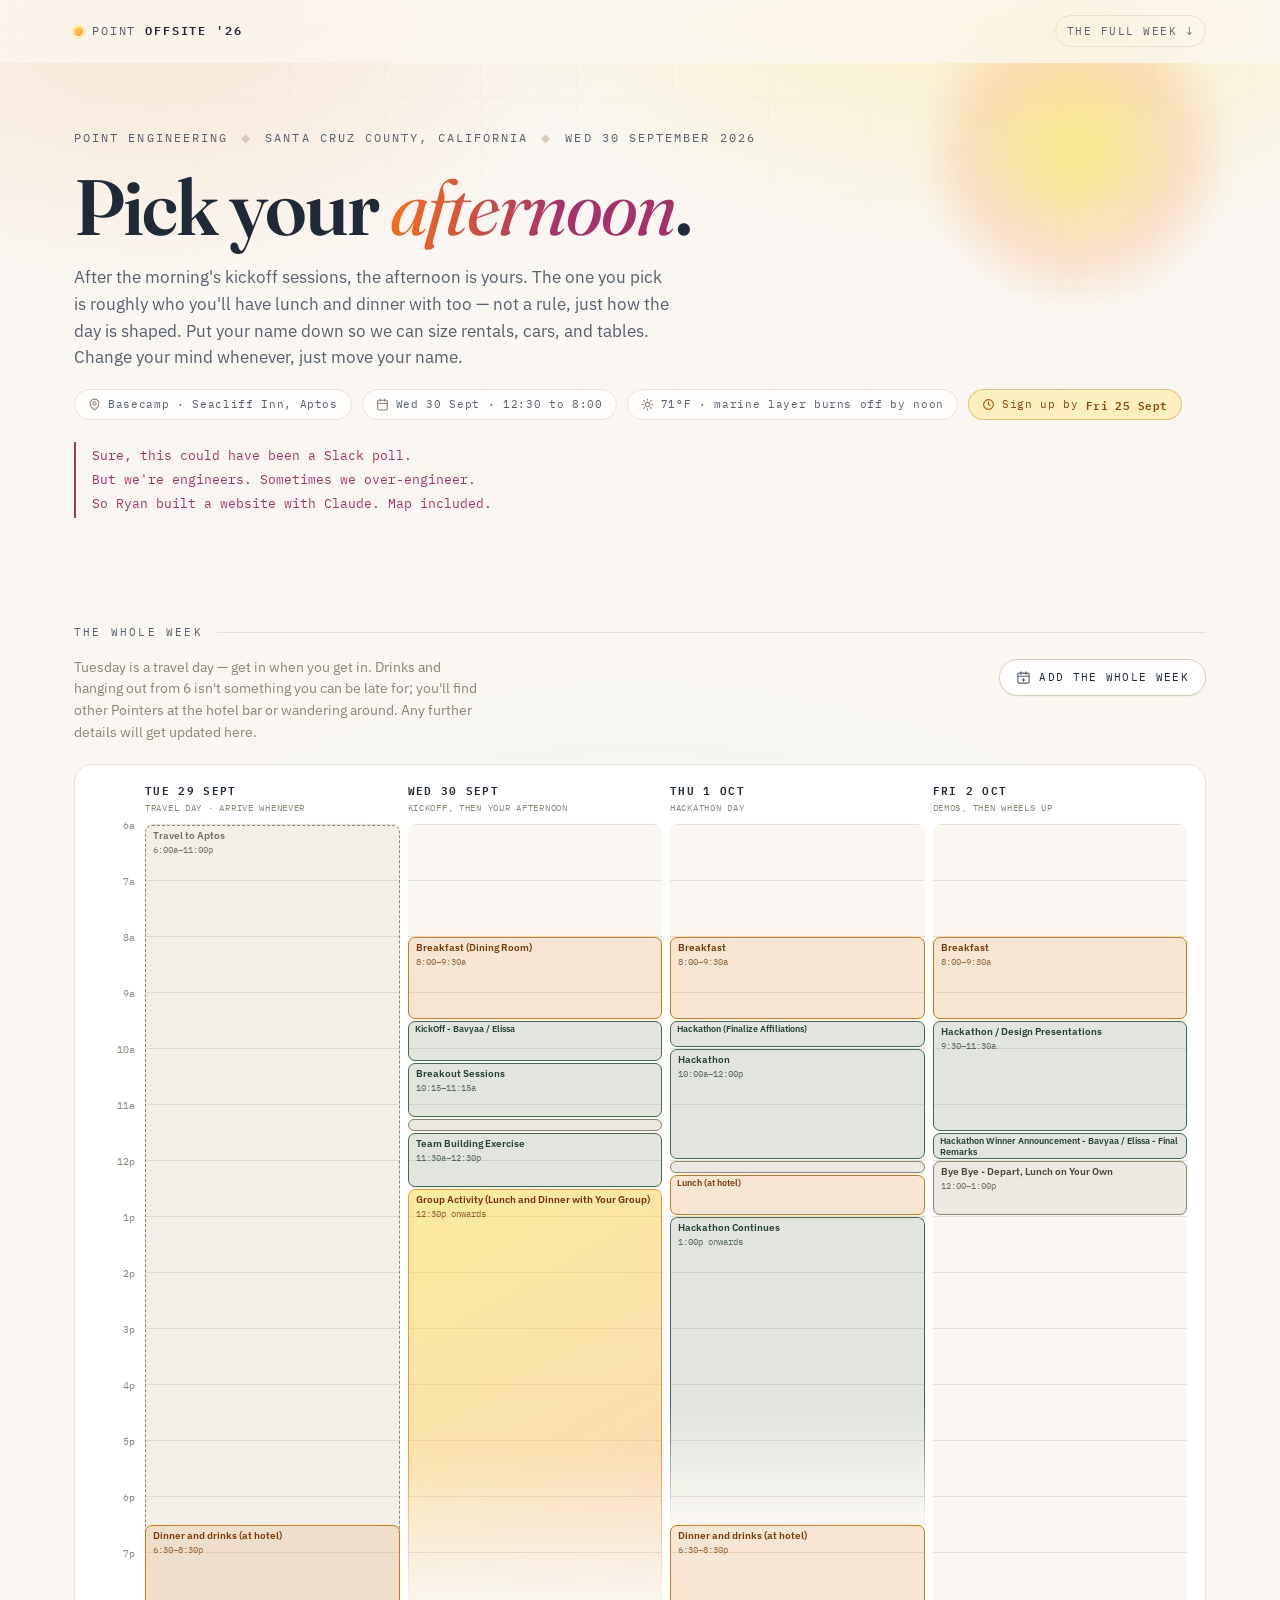
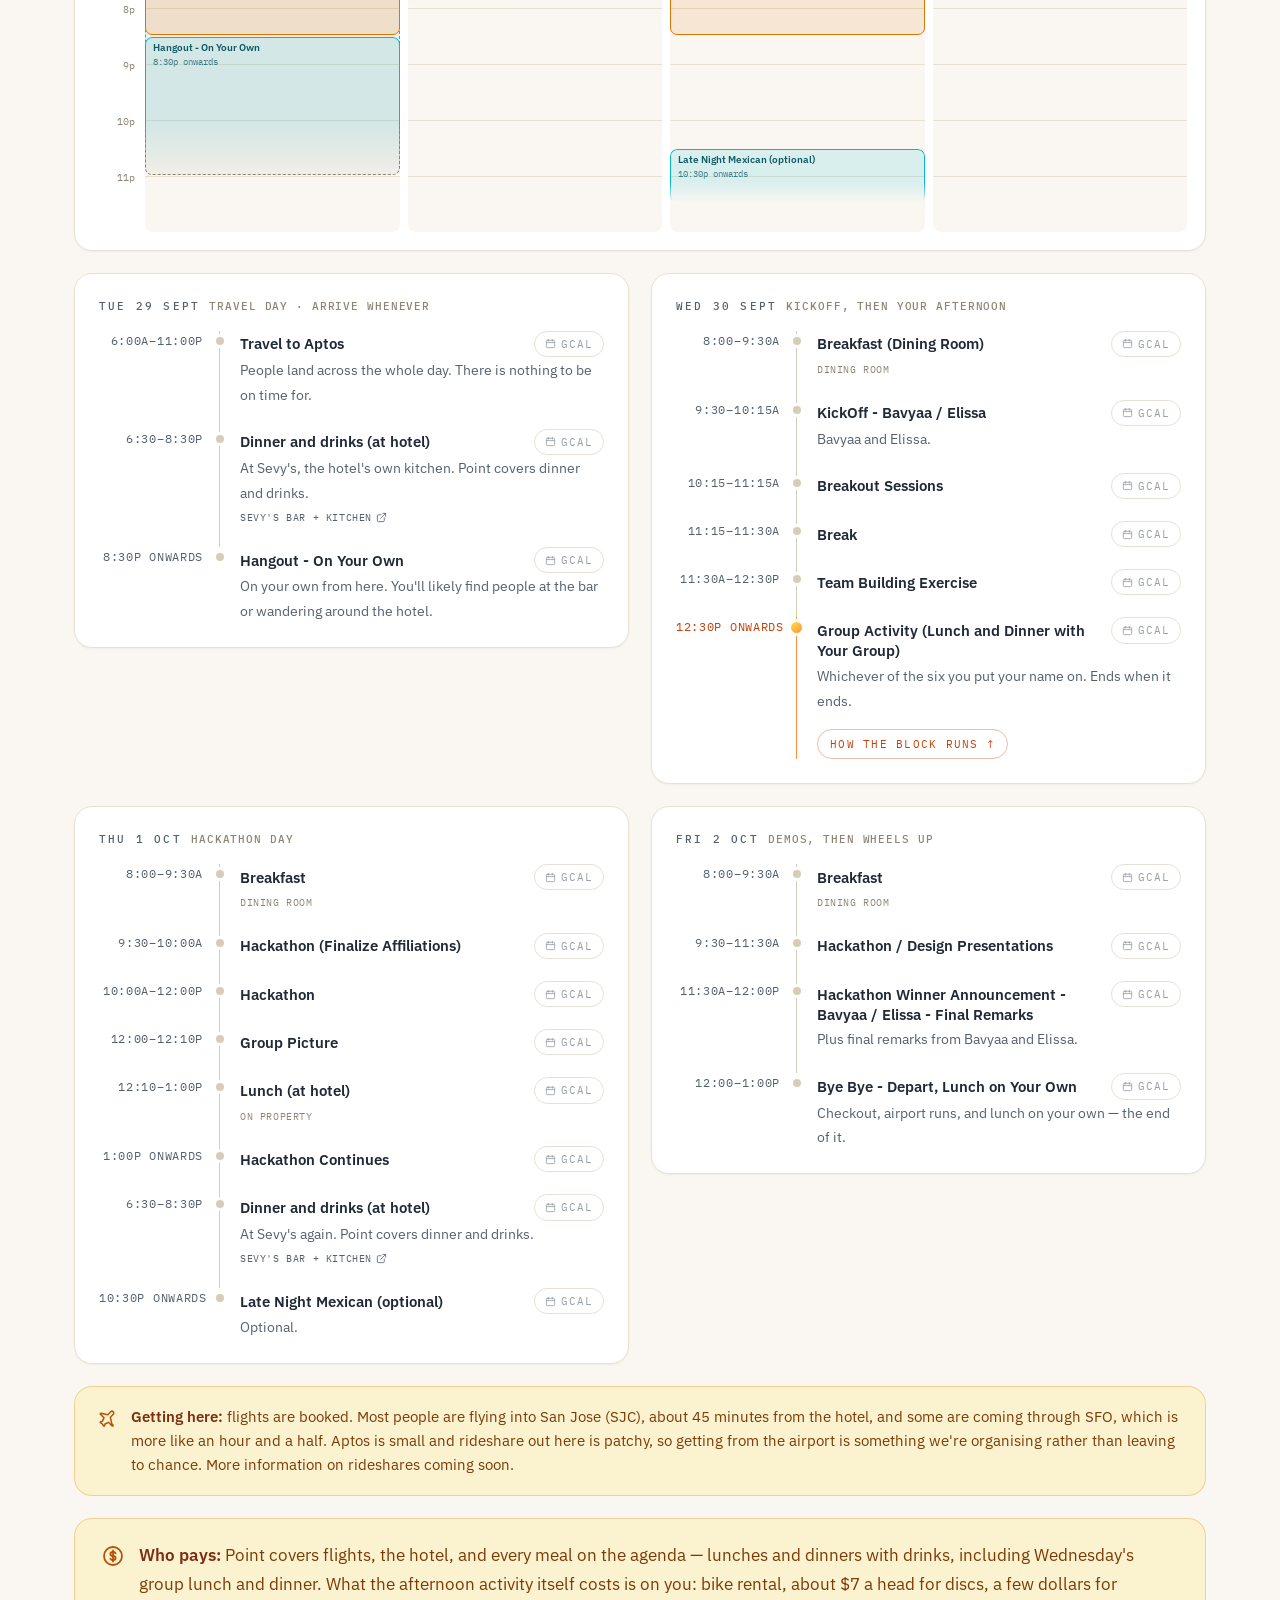
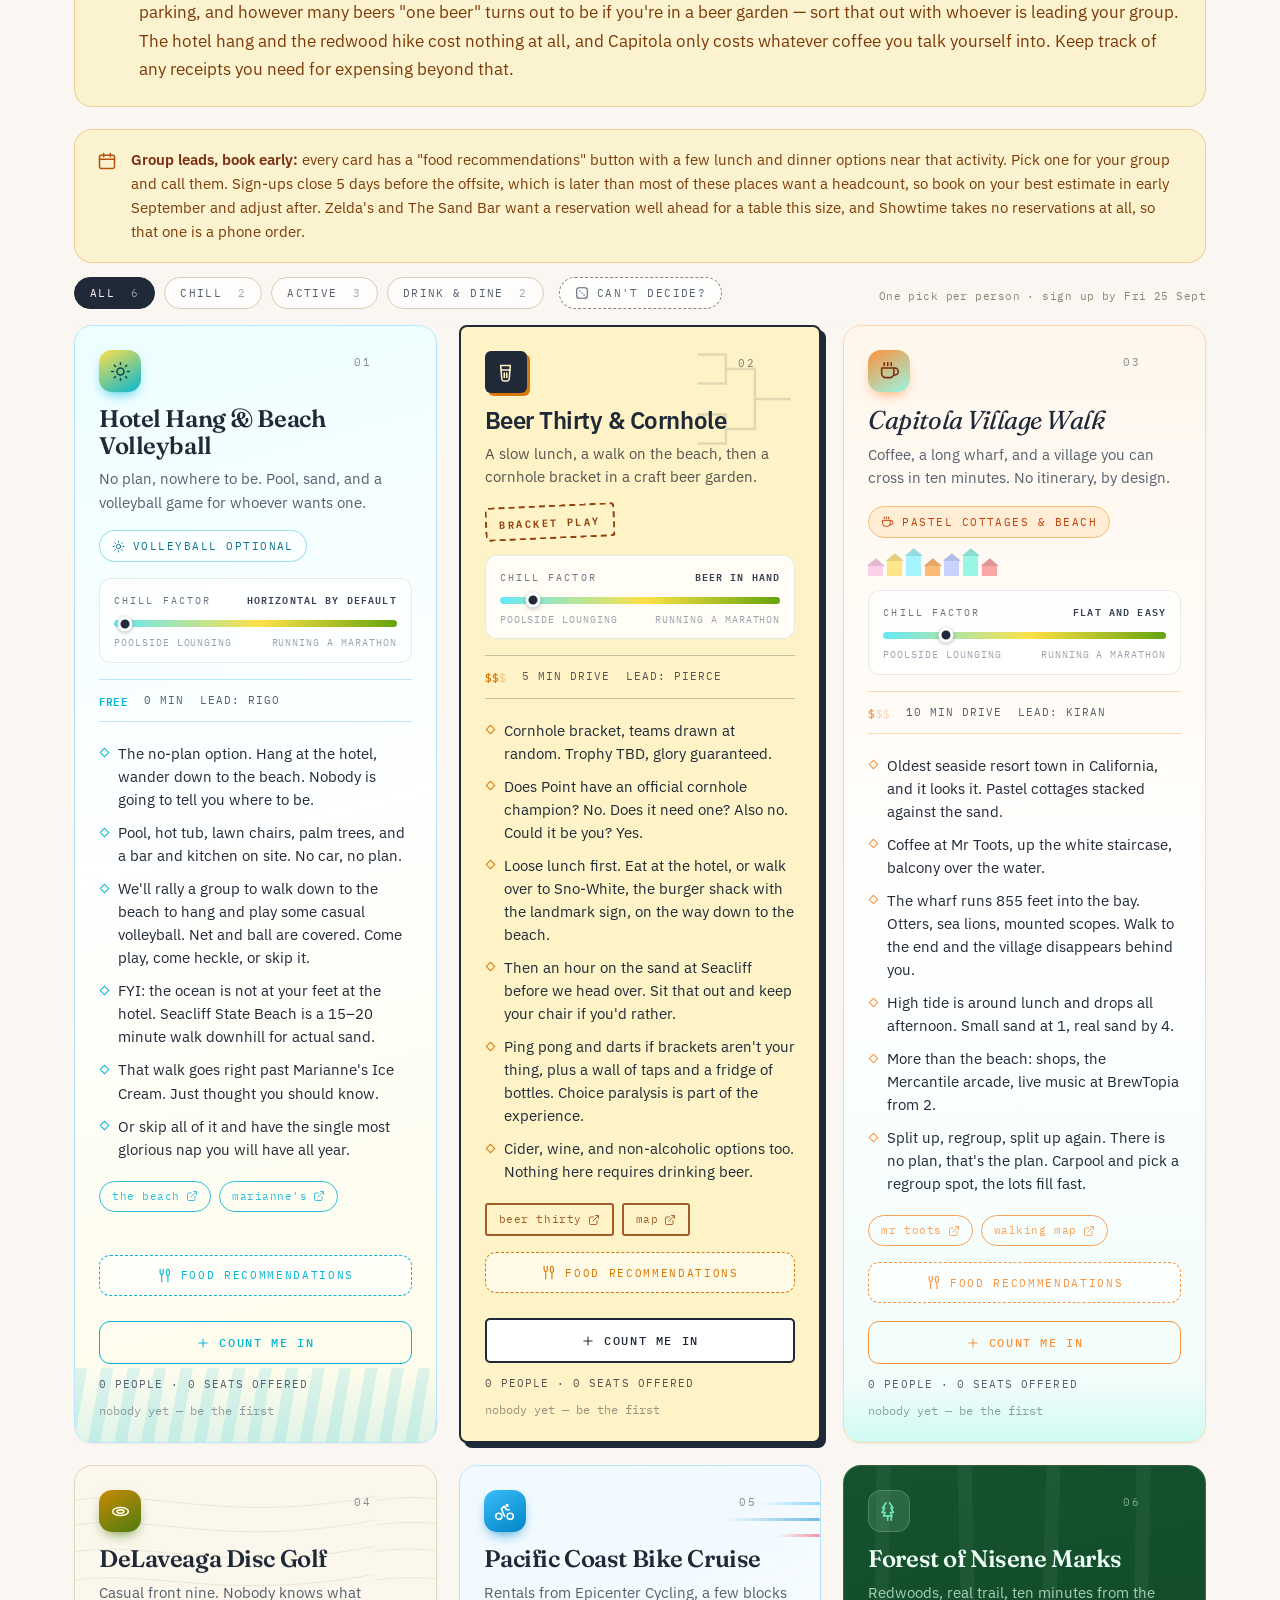
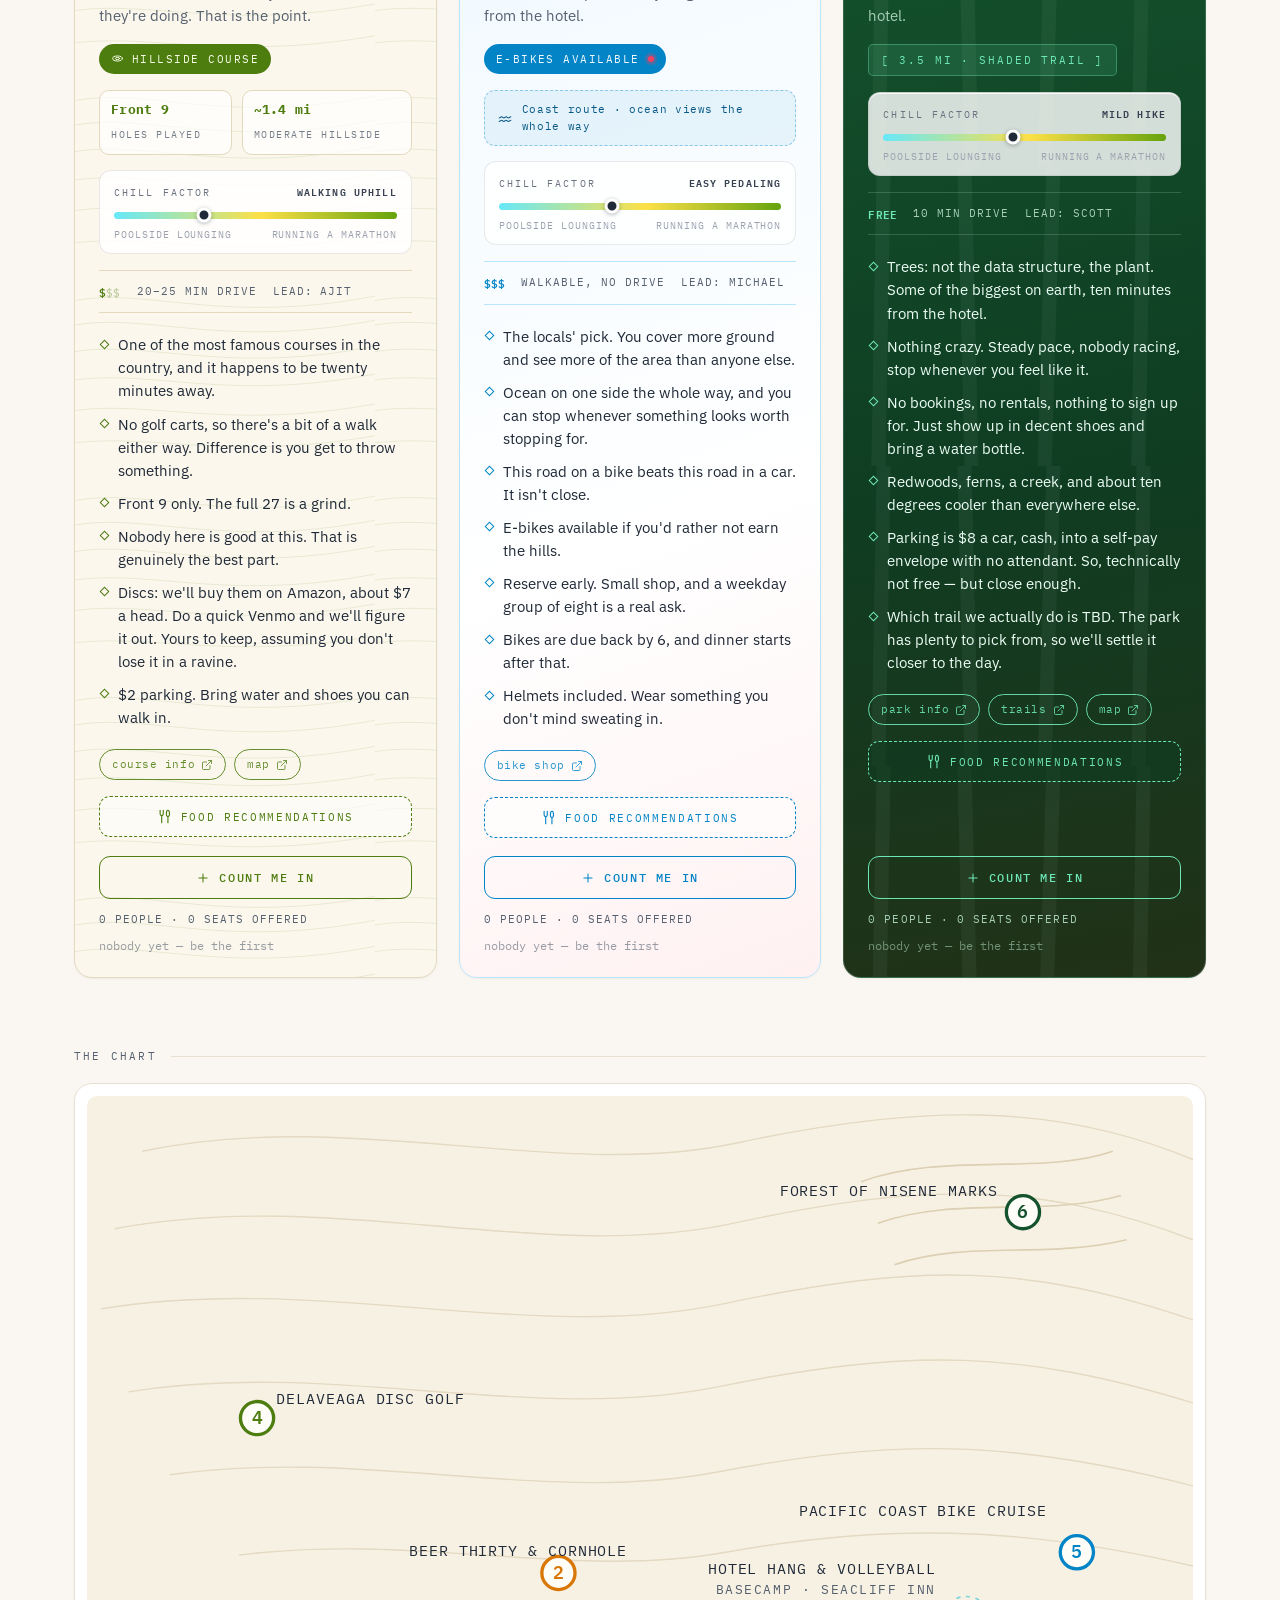
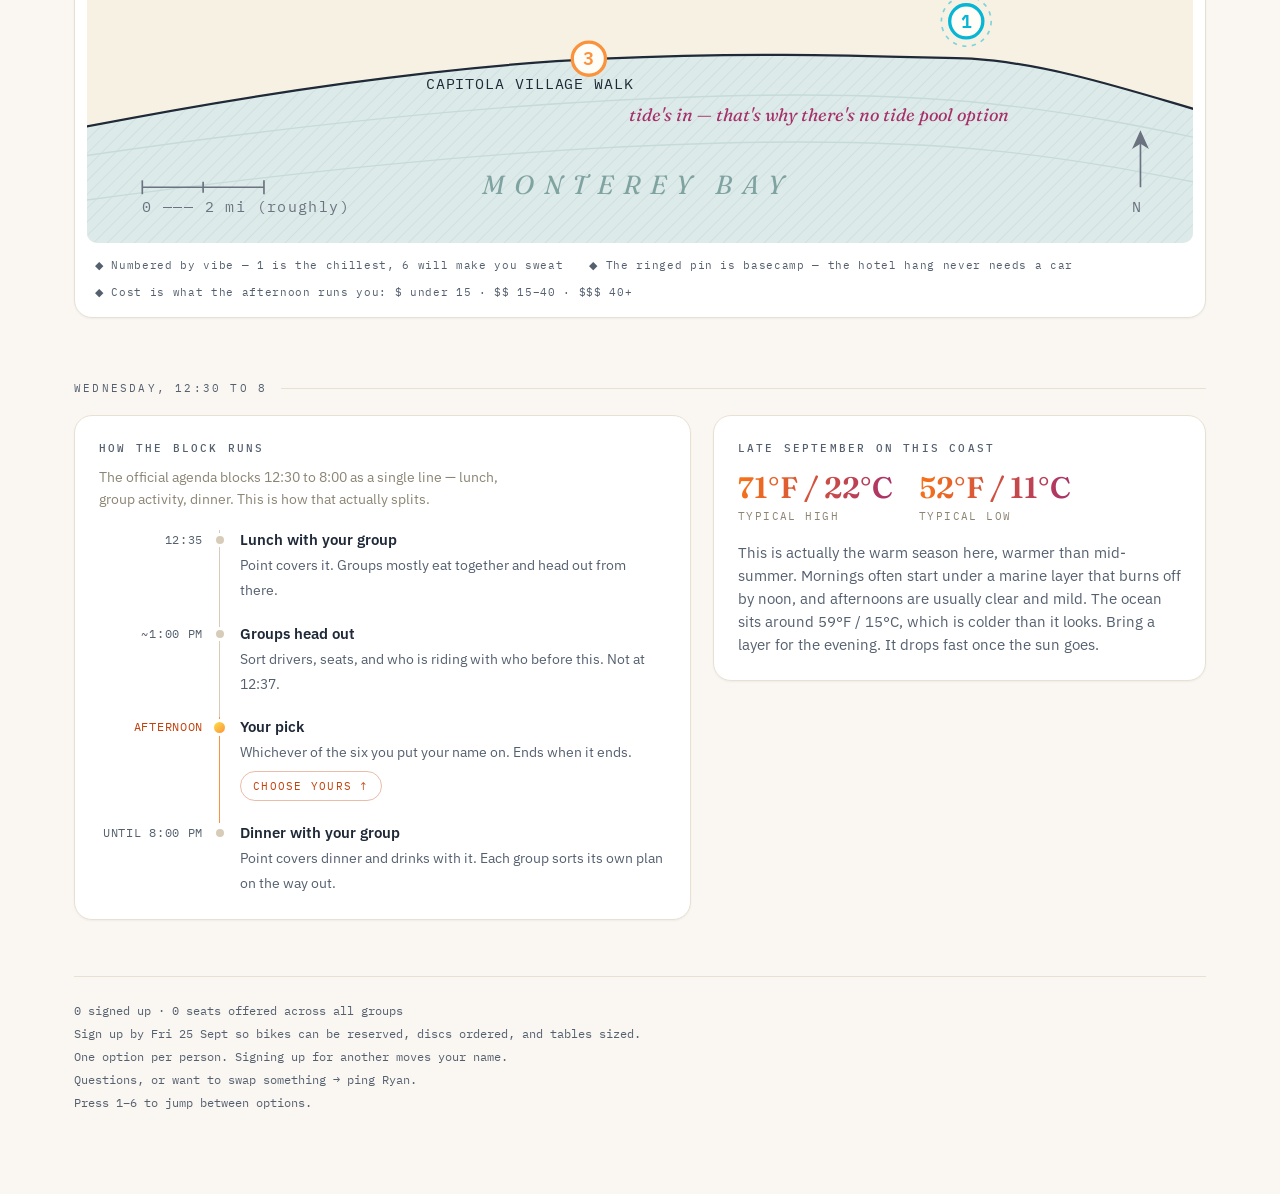
<file: index.html>
<!DOCTYPE html>
<html lang="en">

<head>
    <meta charset="utf-8">
    <meta name="viewport" content="width=device-width, initial-scale=1">
    <title>Santa Cruz Offsite 2026 · Pick your afternoon</title>
    <meta name="description"
        content="Bikes, redwoods, disc golf, cornhole, Capitola, or nowhere to be. Pick one — the Point engineering offsite in Aptos, California.">
    <meta name="theme-color" content="#FAF7F2">

    <!-- Slack/link previews. og:image has to be absolute — relative paths
         unfurl unreliably. Update both URLs if the site moves. -->
    <meta property="og:type" content="website">
    <meta property="og:url" content="https://michaelpoint.github.io/eng-offsite-9-2026/">
    <meta property="og:title" content="Pick your afternoon">
    <meta property="og:description"
        content="Bikes, redwoods, disc golf, cornhole, Capitola, or nowhere to be. The one you pick is your lunch and dinner crew too.">
    <meta property="og:image" content="https://michaelpoint.github.io/eng-offsite-9-2026/og.png">
    <meta property="og:image:width" content="1200">
    <meta property="og:image:height" content="630">
    <meta name="twitter:card" content="summary_large_image">

    <link rel="preconnect" href="https://fonts.googleapis.com">
    <link rel="preconnect" href="https://fonts.gstatic.com" crossorigin>
    <link
        href="https://fonts.googleapis.com/css2?family=Fraunces:ital,opsz,wght@0,9..144,400;0,9..144,600;1,9..144,400;1,9..144,600&family=IBM+Plex+Mono:wght@400;500;600&family=IBM+Plex+Sans:wght@400;500;600&display=swap"
        rel="stylesheet">
    <link rel="stylesheet" href="styles.css">
    <link rel="icon"
        href="data:image/svg+xml,<svg xmlns='http://www.w3.org/2000/svg' viewBox='0 0 32 32'><circle cx='16' cy='16' r='11' fill='%23FDE047'/><circle cx='16' cy='16' r='7' fill='%23FB923C'/></svg>">
</head>

<body>

    <!-- ============================= sticky header ============================= -->
    <header class="topbar" id="topbar">
        <div class="wrap bar">
            <a class="brand" href="#top"><span class="mark"></span> Point <b>Offsite '26</b></a>

            <div class="bar-right">
                <a class="barlink" href="#week">The full week <span aria-hidden="true">↓</span></a>
            </div>
        </div>
    </header>

    <main class="wrap" id="top">

        <!-- ============================= hero ============================= -->
        <section class="hero">
            <div class="sun" aria-hidden="true"></div>

            <p class="eyebrow">
                <span>Point Engineering</span><span class="dot">◆</span>
                <span>Santa Cruz County, California</span><span class="dot">◆</span>
                <span>Wed 30 September 2026</span>
            </p>

            <h1>Pick your <em>afternoon</em>.</h1>

            <p class="standfirst">
                After the morning's kickoff sessions, the afternoon is yours. The one you pick is roughly who you'll
                have lunch and dinner with too — not a rule, just how the day is shaped. Put your name down so we
                can size rentals, cars, and tables. Change your mind whenever, just move your name.
            </p>

            <div class="venue">
                <span>
                    <svg viewBox="0 0 24 24" fill="none" stroke="currentColor" stroke-width="2" stroke-linecap="round"
                        stroke-linejoin="round" aria-hidden="true">
                        <path d="M20 10c0 6-8 12-8 12s-8-6-8-12a8 8 0 0 1 16 0Z" />
                        <circle cx="12" cy="10" r="3" />
                    </svg>
                    Basecamp · Seacliff Inn, Aptos
                </span>
                <span>
                    <svg viewBox="0 0 24 24" fill="none" stroke="currentColor" stroke-width="2" stroke-linecap="round"
                        stroke-linejoin="round" aria-hidden="true">
                        <rect x="3" y="4" width="18" height="18" rx="2" />
                        <path d="M16 2v4M8 2v4M3 10h18" />
                    </svg>
                    Wed 30 Sept · 12:30 to 8:00
                </span>
                <span>
                    <svg viewBox="0 0 24 24" fill="none" stroke="currentColor" stroke-width="2" stroke-linecap="round"
                        stroke-linejoin="round" aria-hidden="true">
                        <circle cx="12" cy="12" r="4" />
                        <path
                            d="M12 2v2M12 20v2M4.9 4.9l1.4 1.4M17.7 17.7l1.4 1.4M2 12h2M20 12h2M4.9 19.1l1.4-1.4M17.7 6.3l1.4-1.4" />
                    </svg>
                    71°F · marine layer burns off by noon
                </span>
                <span class="due">
                    <svg viewBox="0 0 24 24" fill="none" stroke="currentColor" stroke-width="2" stroke-linecap="round"
                        stroke-linejoin="round" aria-hidden="true">
                        <circle cx="12" cy="12" r="9" />
                        <path d="M12 7v5l3 2" />
                    </svg>
                    Sign up by <b id="deadlineChip"></b>
                </span>
            </div>

            <p class="confession">
                Sure, this could have been a Slack poll.<br>
                But we're engineers. Sometimes we over-engineer.<br>
                So Ryan built a website with Claude. Map included.
            </p>

        </section>

        <!-- ============================= the whole week ============================= -->
        <section class="sec" id="week">
            <p class="sec-label">The whole week</p>

            <div class="weekintro">
                <p class="panel-note">Tuesday is a travel day — get in when you get in. Drinks and hanging out from 6
                    isn't something you can be late for; you'll find other Pointers at the hotel bar or wandering
                    around. Any further details will get updated here.</p>
                <button class="btn-ics" id="btnIcs" type="button">
                    <svg viewBox="0 0 24 24" fill="none" stroke="currentColor" stroke-width="1.8"
                        stroke-linecap="round" stroke-linejoin="round" aria-hidden="true">
                        <rect x="3" y="5" width="18" height="16" rx="2" />
                        <path d="M3 10h18M8 3v4M16 3v4M12 14v4M10 16h4" />
                    </svg>
                    Add the whole week
                </button>
            </div>

            <div class="ribbon" id="ribbon"></div>
            <div class="days" id="agenda"></div>

            <div class="paynote tall">
                <svg viewBox="0 0 24 24" fill="none" stroke="currentColor" stroke-width="1.8" stroke-linecap="round"
                    stroke-linejoin="round" aria-hidden="true">
                    <path d="M17.8 19.2 16 11l3.5-3.5a2.1 2.1 0 0 0-3-3L13 8 4.8 6.2a.8.8 0 0 0-.7 1.3l4.3 4.3-2 4.2-2.2.6a.6.6 0 0 0-.2 1l2.4 1.6 1.6 2.4a.6.6 0 0 0 1-.2l.6-2.2 4.2-2 4.3 4.3a.8.8 0 0 0 1.3-.7Z" />
                </svg>
                <p>
                    <b>Getting here:</b> flights are booked. Most people are flying into San Jose (SJC), about 45
                    minutes from the hotel, and some are coming through SFO, which is more like an hour and a half.
                    Aptos is small and rideshare out here is patchy, so getting from the airport is something we're
                    organising rather than leaving to chance. More information on rideshares coming soon.
                </p>
            </div>

        </section>

        <div class="paynote tall lg">
            <svg viewBox="0 0 24 24" fill="none" stroke="currentColor" stroke-width="1.8" stroke-linecap="round"
                stroke-linejoin="round" aria-hidden="true">
                <circle cx="12" cy="12" r="9" />
                <path
                    d="M14.6 9.4A2.6 2.6 0 0 0 12 8c-1.4 0-2.6.8-2.6 2s1.2 2 2.6 2 2.6.9 2.6 2-1.2 2-2.6 2a2.6 2.6 0 0 1-2.6-1.4" />
                <path d="M12 6.4v11.2" />
            </svg>
            <p>
                <b>Who pays:</b> Point covers flights, the hotel, and every meal on the agenda — lunches and dinners
                with drinks, including Wednesday's group lunch and dinner. What the afternoon activity itself costs is
                on you: bike rental, about $7 a head for discs, a few dollars for parking, and however many beers "one
                beer" turns out to be if you're in a beer garden — sort that out with whoever is leading your group.
                The hotel hang and the redwood hike cost nothing at all, and Capitola only costs whatever coffee you
                talk yourself into. Keep track of any receipts you need for expensing beyond that.
            </p>
        </div>

        <div class="paynote tall">
            <svg viewBox="0 0 24 24" fill="none" stroke="currentColor" stroke-width="1.8" stroke-linecap="round"
                stroke-linejoin="round" aria-hidden="true">
                <rect x="3" y="5" width="18" height="16" rx="2" />
                <path d="M3 10h18M8 3v4M16 3v4" />
            </svg>
            <p>
                <b>Group leads, book early:</b> every card has a "food recommendations" button with a few lunch and
                dinner options near that activity. Pick one for your group and call them. Sign-ups close 5 days
                before the offsite, which is later than most of these places want a headcount, so book on your best
                estimate in early September and adjust after. Zelda's and The Sand Bar want a reservation well ahead
                for a table this size, and Showtime takes no reservations at all, so that one is a phone order.
            </p>
        </div>

        <!-- ============================= filters ============================= -->
        <div class="rail" role="group" aria-label="Filter activities">
            <button class="pill" data-filter="all" aria-pressed="true">All <span class="n">6</span></button>
            <button class="pill" data-filter="chill" aria-pressed="false">Chill <span class="n"></span></button>
            <button class="pill" data-filter="active" aria-pressed="false">Active <span class="n"></span></button>
            <button class="pill" data-filter="dine" aria-pressed="false">Drink &amp; Dine <span
                    class="n"></span></button>
            <button class="dice" id="pickForMe" type="button">
                <svg viewBox="0 0 24 24" fill="none" stroke="currentColor" stroke-width="1.8" stroke-linecap="round"
                    stroke-linejoin="round" aria-hidden="true">
                    <rect x="3" y="3" width="18" height="18" rx="4" />
                    <circle cx="8.5" cy="8.5" r="1.3" fill="currentColor" stroke="none" />
                    <circle cx="12" cy="12" r="1.3" fill="currentColor" stroke="none" />
                    <circle cx="15.5" cy="15.5" r="1.3" fill="currentColor" stroke="none" />
                </svg>
                Can't decide?
            </button>
            <span class="spacer"></span>
            <span class="hint" id="pickHint">One pick per person</span>
        </div>

        <!-- ============================= cards ============================= -->
        <div class="grid" id="grid"></div>

        <!-- ============================= map ============================= -->
        <section class="sec">
            <p class="sec-label">The chart</p>
            <div class="chart">
                <svg viewBox="0 0 800 540" role="img"
                    aria-label="Stylized chart of Aptos and the surrounding coast showing the six activity locations.">
                    <defs>
                        <pattern id="hatch" width="7" height="7" patternTransform="rotate(45)"
                            patternUnits="userSpaceOnUse">
                            <line x1="0" y1="0" x2="0" y2="7" stroke="#B7CBC9" stroke-width="1" />
                        </pattern>
                        <clipPath id="seaClip">
                            <path
                                d="M-20 460 C 120 432, 260 412, 373 407 S 560 405, 640 407 C 700 411, 760 432, 820 449 L 820 560 L -20 560 Z" />
                        </clipPath>
                    </defs>

                    <rect x="0" y="0" width="800" height="540" fill="#F7F1E4" />

                    <g fill="none" stroke="#E4D9C2" stroke-width="1">
                        <path d="M40 40 C 190 8, 340 62, 470 34 S 700 4, 800 46" />
                        <path d="M20 96 C 180 66, 330 122, 468 92 S 690 62, 800 104" />
                        <path d="M10 154 C 170 128, 320 180, 462 150 S 682 122, 800 162" />
                        <path d="M30 214 C 180 190, 320 238, 458 210 S 676 184, 800 222" />
                        <path d="M60 274 C 200 254, 330 296, 456 272 S 668 248, 800 282" />
                        <path d="M110 332 C 240 316, 350 350, 462 330 S 672 310, 800 340" />
                    </g>
                    <g fill="none" stroke="#DCCFB2" stroke-width="1.2">
                        <path d="M560 62 C 620 40, 690 58, 742 40" />
                        <path d="M572 92 C 628 72, 692 88, 748 72" />
                        <path d="M584 122 C 636 104, 694 118, 752 104" />
                    </g>

                    <g clip-path="url(#seaClip)">
                        <rect x="0" y="380" width="800" height="180" fill="#DCEAE9" />
                        <rect x="0" y="380" width="800" height="180" fill="url(#hatch)" opacity=".45" />
                        <g fill="none" stroke="#C6DBD9" stroke-width="1">
                            <path d="M-20 480 C 140 456, 300 438, 460 434 S 700 442, 820 468" />
                            <path d="M-20 512 C 140 490, 300 472, 460 468 S 700 476, 820 500" />
                        </g>
                    </g>

                    <path d="M-20 460 C 120 432, 260 412, 373 407 S 560 405, 640 407 C 700 411, 760 432, 820 449"
                        fill="none" stroke="#1F2937" stroke-width="1.6" />

                    <text x="286" y="505" font-family="Fraunces,Georgia,serif" font-style="italic" font-size="19"
                        letter-spacing="7" fill="#7FA3A0">MONTEREY BAY</text>
                    <text x="392" y="452" font-family="Fraunces,Georgia,serif" font-style="italic" font-size="13"
                        fill="#A8306A">tide's in — that's why there's no tide pool option</text>

                    <g stroke="#6B7280" fill="#6B7280">
                        <line x1="762" y1="500" x2="762" y2="466" stroke-width="1.2" />
                        <path d="M762 460 l5 11 l-5 -3 l-5 3 Z" />
                        <text x="756" y="518" font-family="IBM Plex Mono,monospace" font-size="11"
                            stroke="none">N</text>
                    </g>
                    <g stroke="#6B7280" stroke-width="1.2" fill="none">
                        <line x1="40" y1="500" x2="128" y2="500" />
                        <line x1="40" y1="495" x2="40" y2="505" />
                        <line x1="84" y1="496" x2="84" y2="504" />
                        <line x1="128" y1="495" x2="128" y2="505" />
                    </g>
                    <text x="40" y="518" font-family="IBM Plex Mono,monospace" font-size="10.5" letter-spacing="1"
                        fill="#6B7280">0 ——— 2 mi (roughly)</text>

                    <g id="pins"></g>
                </svg>
                <div class="legend">
                    <span>◆ Numbered by vibe — 1 is the chillest, 6 will make you sweat</span>
                    <span>◆ The ringed pin is basecamp — the hotel hang never needs a car</span>
                    <span>◆ Cost is what the afternoon runs you: $ under 15 · $$ 15–40 · $$$ 40+</span>
                </div>
            </div>
        </section>

        <!-- ============================= conditions ============================= -->
        <section class="sec">
            <p class="sec-label">Wednesday, 12:30 to 8</p>
            <div class="strip">
                <div class="panel">
                    <h3>How the block runs</h3>
                    <p class="panel-note">The official agenda blocks 12:30 to 8:00 as a single line — lunch, group
                        activity, dinner. This is how that actually splits.</p>
                    <ul class="tl" id="schedule"></ul>
                </div>
                <div class="panel">
                    <h3>Late September on this coast</h3>
                    <div class="temps">
                        <span class="temp"><span class="v">71°F / 22°C</span><span class="k">Typical high</span></span>
                        <span class="temp"><span class="v">52°F / 11°C</span><span class="k">Typical low</span></span>
                    </div>
                    <p class="wx">
                        This is actually the warm season here, warmer than mid-summer. Mornings often start under a
                        marine layer that burns off by noon, and afternoons are usually clear and mild. The ocean sits
                        around 59°F / 15°C, which is colder than it looks. Bring a layer for the evening. It drops fast
                        once the sun goes.
                    </p>
                </div>
            </div>
        </section>

        <p class="foot" id="foot"></p>
    </main>

    <!-- ============================= sign-up modal ============================= -->
    <div class="scrim" id="scrim" role="dialog" aria-modal="true" aria-labelledby="modalTitle">
        <div class="modal" role="document">
            <div class="modal-top">
                <span class="glyph" id="modalGlyph" aria-hidden="true"></span>
                <div>
                    <h3 id="modalTitle">—</h3>
                    <p class="sub" id="modalSub">Sign up</p>
                </div>
            </div>

            <div class="moving" id="moving">
                <svg viewBox="0 0 24 24" fill="none" stroke="currentColor" stroke-width="2" stroke-linecap="round"
                    stroke-linejoin="round" aria-hidden="true">
                    <path d="M12 9v4M12 17h.01" />
                    <path d="M10.3 3.9 1.8 18a2 2 0 0 0 1.7 3h17a2 2 0 0 0 1.7-3L13.7 3.9a2 2 0 0 0-3.4 0Z" />
                </svg>
                <span id="movingText"></span>
            </div>

            <div class="f">
                <label for="fName">Your name</label>
                <input type="text" id="fName" placeholder="e.g. Ryan Evans" autocomplete="off" spellcheck="false">
                <p class="hint flush">Your group needs to know who's coming, so this one is required.</p>
            </div>

            <div class="f">
                <label class="check">
                    <input type="checkbox" id="fDrive"> I have a vehicle and can shuttle people
                </label>
                <div class="seatrow">
                    <label for="fSeats">Open seats</label>
                    <input type="number" id="fSeats" min="0" max="12" step="1" value="3" disabled>
                </div>
                <p class="hint">Not counting yourself.</p>
            </div>

            <div class="f">
                <label for="fNote">Anything else? (optional)</label>
                <textarea id="fNote"
                    placeholder="Timing constraints, dietary restrictions gear you can bring, restaurant preferences, questions…"></textarea>
                <p class="hint flush">Goes to Ryan and your group lead. It doesn't show up on this page.</p>
            </div>

            <p class="err" id="fErr"></p>

            <div class="acts">
                <button class="btn btn-quiet" id="btnCancel" type="button">Cancel</button>
                <button class="btn btn-primary" id="btnSave" type="button">Sign me up</button>
            </div>
            <button class="btn btn-leave" id="btnLeave" type="button">Take my name off this one</button>
        </div>
    </div>

    <div class="toast" id="toast" role="status" aria-live="polite"></div>

    <script src="app.js"></script>
</body>

</html>
</file>
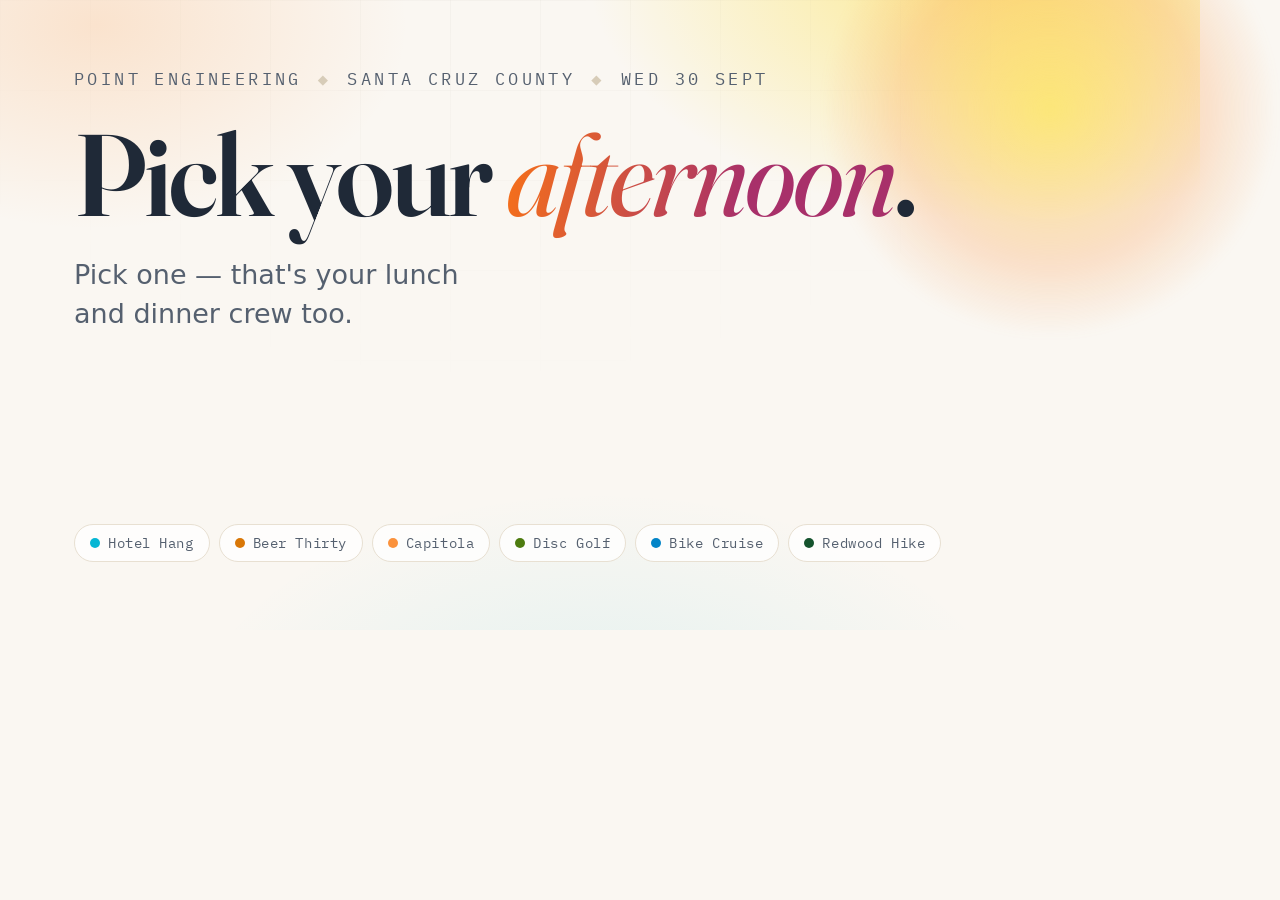
<file: og.html>
<!DOCTYPE html>
<html lang="en">

<!-- Source for og.png (the Slack/link preview card).
     Regenerate after copy changes:
     "/Applications/Google Chrome.app/Contents/MacOS/Google Chrome" --headless=new \
       --disable-gpu --hide-scrollbars --virtual-time-budget=5000 --window-size=1200,630 \
       --screenshot=og.png "file://$PWD/og.html" -->

<head>
    <meta charset="utf-8">
    <link rel="preconnect" href="https://fonts.googleapis.com">
    <link rel="preconnect" href="https://fonts.gstatic.com" crossorigin>
    <link
        href="https://fonts.googleapis.com/css2?family=Fraunces:ital,opsz,wght@0,9..144,600;1,9..144,400&family=IBM+Plex+Mono:wght@400;500&display=swap"
        rel="stylesheet">
    <style>
        * {
            box-sizing: border-box
        }

        body {
            margin: 0;
            width: 1200px;
            height: 630px;
            overflow: hidden;
            position: relative;
            background: #FAF7F2;
            font-family: "IBM Plex Sans", system-ui, sans-serif;
            color: #1F2937;
        }

        body::before {
            content: "";
            position: absolute;
            inset: 0;
            background:
                radial-gradient(680px 420px at 84% -6%, rgba(253, 224, 71, .62), transparent 62%),
                radial-gradient(520px 340px at 8% 4%, rgba(251, 146, 60, .2), transparent 60%),
                radial-gradient(700px 420px at 50% 118%, rgba(6, 182, 212, .1), transparent 60%);
        }

        body::after {
            content: "";
            position: absolute;
            inset: 0;
            opacity: .5;
            background-image:
                linear-gradient(to right, rgba(140, 133, 116, .1) 1px, transparent 1px),
                linear-gradient(to bottom, rgba(140, 133, 116, .1) 1px, transparent 1px);
            background-size: 90px 90px;
            -webkit-mask-image: radial-gradient(800px 520px at 40% 0%, #000, transparent 76%);
        }

        .inner {
            position: relative;
            z-index: 2;
            padding: 68px 74px;
            height: 100%;
            display: flex;
            flex-direction: column;
        }

        .eyebrow {
            font-family: "IBM Plex Mono", monospace;
            font-size: 17px;
            letter-spacing: .2em;
            text-transform: uppercase;
            color: #55606F;
            display: flex;
            gap: 16px;
            align-items: center;
            margin: 0;
        }

        .eyebrow i {
            font-style: normal;
            color: #D7CCB8
        }

        h1 {
            font-family: Fraunces, Georgia, serif;
            font-weight: 600;
            font-size: 116px;
            line-height: .94;
            letter-spacing: -.026em;
            margin: 30px 0 0;
        }

        h1 em {
            font-style: italic;
            font-weight: 400;
            background: linear-gradient(100deg, #F97316, #A8306A 62%);
            -webkit-background-clip: text;
            color: transparent;
        }

        p.sub {
            font-size: 27px;
            line-height: 1.45;
            color: #55606F;
            margin: 26px 0 0;
            max-width: 25ch;
        }

        .chips {
            margin-top: auto;
            display: flex;
            flex-wrap: nowrap;
            gap: 9px;
        }

        .chip {
            display: inline-flex;
            align-items: center;
            gap: 8px;
            white-space: nowrap;
            background: rgba(255, 255, 255, .8);
            border: 1px solid #E8E0D2;
            border-radius: 99px;
            padding: 9px 15px;
            font-family: "IBM Plex Mono", monospace;
            font-size: 14px;
            letter-spacing: .04em;
            color: #55606F;
        }

        .chip b {
            width: 10px;
            height: 10px;
            border-radius: 50%
        }

        .sun {
            position: absolute;
            top: -120px;
            right: -80px;
            width: 460px;
            height: 460px;
            border-radius: 50%;
            background: radial-gradient(circle, rgba(253, 224, 71, .6), rgba(251, 146, 60, .24) 46%, transparent 70%);
            filter: blur(4px);
        }
    </style>
</head>

<body>
    <div class="sun"></div>
    <div class="inner">
        <p class="eyebrow">Point Engineering <i>◆</i> Santa Cruz County <i>◆</i> Wed 30 Sept</p>
        <h1>Pick your <em>afternoon</em>.</h1>
        <p class="sub">Pick one — that's your lunch and dinner crew too.</p>

        <div class="chips">
            <span class="chip"><b style="background:#06B6D4"></b> Hotel Hang</span>
            <span class="chip"><b style="background:#D97706"></b> Beer Thirty</span>
            <span class="chip"><b style="background:#FB923C"></b> Capitola</span>
            <span class="chip"><b style="background:#4D7C0F"></b> Disc Golf</span>
            <span class="chip"><b style="background:#0284C7"></b> Bike Cruise</span>
            <span class="chip"><b style="background:#14532D"></b> Redwood Hike</span>
        </div>
    </div>
</body>

</html>
</file>
<file: styles.css>
/* ============================================================
   Santa Cruz Offsite — California Sun & Tech Editorial
   ============================================================ */

:root {
    --sand: #FAF7F2;
    --sand-2: #F4EEE4;
    --paper: #FFFFFF;

    --ink: #1F2937;
    --ink-2: #55606F;
    --ink-3: #8C8574;

    --line: #E8E0D2;
    --line-2: #D7CCB8;

    --accent: #A8306A;
    --kelp: #3F6B54;

    --shadow-sm: 0 1px 2px rgba(31, 41, 55, .05);
    --shadow-md: 0 6px 20px -8px rgba(31, 41, 55, .18);
    --shadow-lg: 0 22px 48px -20px rgba(31, 41, 55, .32);

    --spring: cubic-bezier(.34, 1.4, .64, 1);
    --ease: cubic-bezier(.2, .8, .25, 1);

    --radius: 18px;
}

* {
    box-sizing: border-box
}

html {
    -webkit-text-size-adjust: 100%;
    scroll-behavior: smooth;
    /* clip (not hidden) so the hero sun can bleed off-canvas without killing sticky */
    overflow-x: clip;
}

body {
    margin: 0;
    background: var(--sand);
    color: var(--ink);
    font-family: "IBM Plex Sans", system-ui, -apple-system, sans-serif;
    font-size: 16px;
    line-height: 1.55;
    -webkit-font-smoothing: antialiased;
}

/* organic grid + sun wash */
body::before {
    content: "";
    position: fixed;
    inset: 0;
    z-index: -2;
    pointer-events: none;
    background:
        radial-gradient(900px 520px at 78% -8%, rgba(253, 224, 71, .34), transparent 62%),
        radial-gradient(760px 460px at 12% 2%, rgba(251, 146, 60, .16), transparent 60%),
        radial-gradient(1100px 700px at 50% 120%, rgba(6, 182, 212, .07), transparent 60%);
}

body::after {
    content: "";
    position: fixed;
    inset: 0;
    z-index: -1;
    pointer-events: none;
    opacity: .5;
    background-image:
        linear-gradient(to right, rgba(140, 133, 116, .09) 1px, transparent 1px),
        linear-gradient(to bottom, rgba(140, 133, 116, .09) 1px, transparent 1px);
    background-size: 96px 96px;
    -webkit-mask-image: radial-gradient(1200px 800px at 50% 0%, #000 0%, transparent 78%);
    mask-image: radial-gradient(1200px 800px at 50% 0%, #000 0%, transparent 78%);
}

.mono {
    font-family: "IBM Plex Mono", ui-monospace, monospace
}

.wrap {
    max-width: 1180px;
    margin: 0 auto;
    padding: 0 24px
}

a {
    color: inherit
}

::selection {
    background: rgba(253, 224, 71, .55)
}

/* ------------------------------------------------------------
   Sticky header
   ------------------------------------------------------------ */
.topbar {
    position: sticky;
    top: 0;
    z-index: 40;
    background: rgba(250, 247, 242, .82);
    backdrop-filter: saturate(180%) blur(14px);
    -webkit-backdrop-filter: saturate(180%) blur(14px);
    border-bottom: 1px solid transparent;
    transition: border-color .25s, box-shadow .25s;
}

.topbar.stuck {
    border-bottom-color: var(--line);
    box-shadow: 0 8px 24px -22px rgba(31, 41, 55, .5)
}

.bar {
    display: flex;
    align-items: center;
    gap: 18px;
    height: 62px
}

.brand {
    display: flex;
    align-items: center;
    gap: 9px;
    font-family: "IBM Plex Mono", monospace;
    font-size: 11.5px;
    letter-spacing: .16em;
    text-transform: uppercase;
    color: var(--ink-2);
    text-decoration: none;
    white-space: nowrap;
}

.brand b {
    color: var(--ink);
    font-weight: 600
}

.brand .mark {
    width: 9px;
    height: 9px;
    border-radius: 50%;
    background: linear-gradient(140deg, #FDE047, #FB923C);
    box-shadow: 0 0 0 3px rgba(253, 224, 71, .28);
    flex: 0 0 auto;
}

.bar-right {
    margin-left: auto;
    display: flex;
    align-items: center;
    gap: 14px
}

:focus-visible {
    outline: 2px solid var(--ink);
    outline-offset: 2px;
    border-radius: 4px
}

/* ------------------------------------------------------------
   Hero
   ------------------------------------------------------------ */
.hero {
    padding: 66px 0 10px;
    position: relative
}

.sun {
    position: absolute;
    top: -70px;
    right: -30px;
    width: 320px;
    height: 320px;
    border-radius: 50%;
    background: radial-gradient(circle at 50% 50%, rgba(253, 224, 71, .55), rgba(251, 146, 60, .22) 46%, transparent 70%);
    filter: blur(6px);
    pointer-events: none;
    animation: breathe 9s ease-in-out infinite;
}

@keyframes breathe {

    50% {
        transform: scale(1.08)
    }
}

.eyebrow {
    display: flex;
    flex-wrap: wrap;
    align-items: center;
    gap: 8px 13px;
    font-family: "IBM Plex Mono", monospace;
    font-size: 11.5px;
    letter-spacing: .18em;
    text-transform: uppercase;
    color: var(--ink-2);
    margin: 0 0 22px;
}

.eyebrow .dot {
    color: var(--line-2)
}

h1 {
    font-family: Fraunces, Georgia, serif;
    font-optical-sizing: auto;
    font-weight: 600;
    font-size: clamp(2.7rem, 7.2vw, 4.9rem);
    line-height: .96;
    letter-spacing: -.025em;
    margin: 0 0 20px;
    max-width: 15ch;
}

h1 em {
    font-style: italic;
    font-weight: 400;
    background: linear-gradient(100deg, #F97316, #A8306A 60%);
    -webkit-background-clip: text;
    background-clip: text;
    color: transparent;
}

.standfirst {
    font-size: 1.08rem;
    max-width: 60ch;
    margin: 0 0 18px;
    color: var(--ink-2)
}

.venue {
    display: flex;
    flex-wrap: wrap;
    gap: 8px 10px;
    margin: 0 0 22px
}

.venue span {
    display: inline-flex;
    align-items: center;
    gap: 7px;
    background: rgba(255, 255, 255, .72);
    border: 1px solid var(--line);
    border-radius: 99px;
    padding: 6px 13px;
    font-family: "IBM Plex Mono", monospace;
    font-size: 11px;
    letter-spacing: .06em;
    color: var(--ink-2);
}

.venue svg {
    width: 13px;
    height: 13px;
    color: var(--ink-3)
}

.venue .due {
    background: rgba(253, 224, 71, .3);
    border-color: rgba(217, 119, 6, .4);
    color: #92400E
}

.venue .due svg {
    color: #B45309
}

.venue .due b {
    font-weight: 600;
    letter-spacing: .04em
}

.confession {
    font-family: "IBM Plex Mono", monospace;
    font-size: 12.5px;
    line-height: 1.9;
    color: var(--accent);
    border-left: 2px solid var(--accent);
    padding: 2px 0 2px 16px;
    margin: 0 0 34px;
    max-width: 62ch;
}

/* ------------------------------------------------------------
   Filter rail
   ------------------------------------------------------------ */
.rail {
    position: sticky;
    top: 62px;
    z-index: 30;
    display: flex;
    flex-wrap: wrap;
    align-items: center;
    gap: 9px;
    padding: 14px 0 16px;
    background: linear-gradient(var(--sand) 70%, rgba(250, 247, 242, 0));
}

.pill {
    font-family: "IBM Plex Mono", monospace;
    font-size: 11px;
    letter-spacing: .13em;
    text-transform: uppercase;
    background: rgba(255, 255, 255, .8);
    border: 1px solid var(--line-2);
    color: var(--ink-2);
    padding: 8px 15px;
    border-radius: 99px;
    cursor: pointer;
    transition: transform .3s var(--spring), background .18s, color .18s, border-color .18s;
}

.pill:hover {
    transform: translateY(-2px);
    border-color: var(--ink-3)
}

.pill[aria-pressed=true] {
    background: var(--ink);
    border-color: var(--ink);
    color: var(--sand)
}

.pill .n {
    opacity: .55;
    margin-left: 7px
}

.dice {
    display: inline-flex;
    align-items: center;
    gap: 8px;
    font-family: "IBM Plex Mono", monospace;
    font-size: 11px;
    letter-spacing: .13em;
    text-transform: uppercase;
    background: rgba(255, 255, 255, .8);
    border: 1px dashed var(--ink-3);
    color: var(--ink-2);
    padding: 8px 15px;
    border-radius: 99px;
    cursor: pointer;
    margin-left: 6px;
    transition: transform .3s var(--spring), color .18s, border-color .18s, background .18s;
}

.dice svg {
    width: 14px;
    height: 14px
}

.dice:hover {
    transform: translateY(-2px) rotate(-2deg);
    color: var(--ink);
    border-color: var(--ink);
    border-style: solid;
}

.dice:disabled {
    opacity: .55;
    cursor: default;
    transform: none
}

.rail .spacer {
    flex: 1
}

.rail .hint {
    font-family: "IBM Plex Mono", monospace;
    font-size: 11px;
    color: var(--ink-3);
    letter-spacing: .04em
}

/* ------------------------------------------------------------
   Card grid
   ------------------------------------------------------------ */
.grid {
    display: grid;
    grid-template-columns: repeat(auto-fill, minmax(340px, 1fr));
    gap: 22px;
    padding-bottom: 8px;
}

.card {
    --accent: var(--ink);
    --accent-2: var(--ink-2);
    --surface: var(--paper);
    --card-ink: var(--ink);
    --card-ink-2: var(--ink-2);
    --card-line: var(--line);

    position: relative;
    isolation: isolate;
    overflow: hidden;
    display: flex;
    flex-direction: column;
    background: var(--surface);
    color: var(--card-ink);
    border: 1px solid var(--card-line);
    border-radius: var(--radius);
    padding: 24px 24px 20px;
    box-shadow: var(--shadow-sm);
    scroll-margin-top: 130px;
    transition: transform .4s var(--spring), box-shadow .35s var(--ease), border-color .25s, opacity .3s;
}

.card:hover,
.card.lit {
    transform: translateY(-5px);
    box-shadow: var(--shadow-md);
    border-color: var(--accent)
}

.card.hidden {
    display: none
}

/* dim the roads not taken once you've picked */
.grid.picked .card:not(.mine) {
    opacity: .62
}

.grid.picked .card:not(.mine):hover {
    opacity: 1
}

.card.mine {
    border-color: var(--accent);
    box-shadow: 0 0 0 2px var(--accent), var(--shadow-md)
}

.card-head {
    display: flex;
    align-items: flex-start;
    gap: 12px;
    margin-bottom: 14px
}

.glyph {
    width: 42px;
    height: 42px;
    flex: 0 0 42px;
    border-radius: 13px;
    display: grid;
    place-items: center;
    background: var(--accent);
    color: #fff;
    box-shadow: 0 6px 14px -6px var(--accent);
}

.glyph svg {
    width: 21px;
    height: 21px
}

.share {
    background: transparent;
    border: 1px solid var(--card-line);
    border-radius: 50%;
    width: 28px;
    height: 28px;
    flex: 0 0 28px;
    display: grid;
    place-items: center;
    color: var(--card-ink-2);
    cursor: pointer;
    opacity: 0;
    transition: opacity .2s, color .18s, border-color .18s, transform .3s var(--spring);
}

.share svg {
    width: 14px;
    height: 14px
}

.card:hover .share,
.card:focus-within .share {
    opacity: .75
}

.share:hover {
    opacity: 1 !important;
    color: var(--accent);
    border-color: var(--accent);
    transform: translateY(-2px)
}

.share:focus-visible {
    opacity: 1
}

.card-num {
    margin-left: auto;
    font-family: "IBM Plex Mono", monospace;
    font-size: 11px;
    letter-spacing: .16em;
    color: var(--card-ink-2);
    opacity: .7;
    padding-top: 4px;
}

.card h2 {
    font-family: Fraunces, Georgia, serif;
    font-weight: 600;
    font-size: 1.5rem;
    line-height: 1.1;
    letter-spacing: -.018em;
    margin: 0;
}

.tagline {
    color: var(--card-ink-2);
    font-size: .95rem;
    margin: 8px 0 16px
}

/* theme badge */
.badge {
    display: inline-flex;
    align-items: center;
    gap: 8px;
    font-family: "IBM Plex Mono", monospace;
    font-size: 10.5px;
    letter-spacing: .14em;
    text-transform: uppercase;
    padding: 7px 12px;
    border-radius: 99px;
    background: var(--accent);
    color: #fff;
    margin-bottom: 16px;
    align-self: flex-start;
}

.badge svg {
    width: 13px;
    height: 13px
}

/* chill factor — same treatment on every card, themes deliberately don't touch it */
.gauge {
    background: rgba(255, 255, 255, .82);
    border: 1px solid rgba(31, 41, 55, .1);
    border-radius: 12px;
    padding: 13px 14px 11px;
    margin-bottom: 16px;
    box-shadow: inset 0 1px 0 rgba(255, 255, 255, .9);
}

.gauge-h {
    display: flex;
    align-items: baseline;
    justify-content: space-between;
    gap: 10px;
    font-family: "IBM Plex Mono", monospace;
    font-size: 9.5px;
    letter-spacing: .22em;
    text-transform: uppercase;
    color: #6B7280;
    margin-bottom: 11px;
}

.gauge-h b {
    font-size: 9.5px;
    letter-spacing: .12em;
    color: #374151;
    font-weight: 600;
    white-space: nowrap;
}

.gauge-h>span {
    white-space: nowrap
}

.gauge-track {
    position: relative;
    height: 7px;
    border-radius: 99px;
    background: linear-gradient(90deg, #67E8F9 0%, #FDE047 52%, #65A30D 100%);
}

.gauge-dot {
    position: absolute;
    top: 50%;
    width: 15px;
    height: 15px;
    border-radius: 50%;
    background: #1F2937;
    border: 3px solid #fff;
    transform: translate(-50%, -50%);
    box-shadow: 0 1px 4px rgba(31, 41, 55, .35);
    cursor: grab;
    touch-action: none;
    transition: left .3s cubic-bezier(.34, 1.56, .64, 1);
}

/* a thumb-sized target over a 15px dot */
.gauge-dot::before {
    content: "";
    position: absolute;
    inset: -9px;
}

.gauge-track.dragging .gauge-dot {
    cursor: grabbing;
    transition: none;
    transform: translate(-50%, -50%) scale(1.15);
}

.gauge-tip {
    position: absolute;
    bottom: 100%;
    margin-bottom: 12px;
    transform: translateX(-50%);
    z-index: 2;
    max-width: 168px;
    padding: 6px 9px;
    border-radius: 8px;
    background: #1F2937;
    color: #F9FAFB;
    font-family: "IBM Plex Mono", monospace;
    font-size: 9.5px;
    line-height: 1.45;
    letter-spacing: .1em;
    text-transform: uppercase;
    text-align: center;
    box-shadow: 0 6px 18px rgba(31, 41, 55, .28);
    opacity: 0;
    pointer-events: none;
    transition: opacity .14s;
}

.gauge-track.dragging .gauge-tip {
    opacity: 1
}

@media (prefers-reduced-motion: reduce) {
    .gauge-dot {
        transition: none
    }
}

.gauge-ends {
    display: flex;
    justify-content: space-between;
    gap: 10px;
    margin-top: 9px;
    font-family: "IBM Plex Mono", monospace;
    font-size: 9.5px;
    letter-spacing: .1em;
    text-transform: uppercase;
    color: #9CA3AF;
}

/* meta chips */
.chips {
    display: flex;
    flex-wrap: wrap;
    gap: 8px 16px;
    align-items: center;
    padding: 12px 0;
    border-top: 1px solid var(--card-line);
    border-bottom: 1px solid var(--card-line);
    font-family: "IBM Plex Mono", monospace;
    font-size: 11px;
    letter-spacing: .09em;
    text-transform: uppercase;
    color: var(--card-ink-2);
}

.chips .cost {
    color: var(--accent);
    font-weight: 600;
    letter-spacing: .02em
}

.chips .cost .off {
    opacity: .32
}

ul.notes {
    margin: 15px 0 0;
    padding: 0;
    list-style: none;
    font-size: .93rem
}

ul.notes li {
    position: relative;
    padding: 5px 0 5px 19px;
    color: var(--card-ink)
}

ul.notes li::before {
    content: "";
    position: absolute;
    left: 2px;
    top: 12.5px;
    width: 5px;
    height: 5px;
    border: 1px solid var(--accent);
    transform: rotate(45deg);
}

.links {
    margin-top: 15px;
    display: flex;
    flex-wrap: wrap;
    gap: 8px
}

.links a {
    display: inline-flex;
    align-items: center;
    gap: 6px;
    font-family: "IBM Plex Mono", monospace;
    font-size: 11px;
    letter-spacing: .05em;
    text-decoration: none;
    color: var(--accent);
    border: 1px solid currentColor;
    border-radius: 99px;
    padding: 6px 12px;
    opacity: .85;
    transition: transform .3s var(--spring), opacity .18s, background .18s;
}

.links a:hover {
    opacity: 1;
    transform: translateY(-2px)
}

.links a svg {
    width: 12px;
    height: 12px
}

/* two faces of the same card. The front keeps its place in the flow even
   when hidden, so flipping never changes the card's height. */
/* both faces share one grid cell, so the card is always as tall as the taller
   of the two and nothing gets clipped on the flip */
.faces {
    display: grid;
}

.face {
    grid-area: 1 / 1;
    transition: opacity .26s, transform .3s var(--spring), visibility .26s
}

.face.front {
    display: flex;
    flex-direction: column;
}

.face.back {
    align-self: start;
    visibility: hidden;
    opacity: 0;
    transform: translateX(18px);
}

.card.flipped .face.front {
    visibility: hidden;
    opacity: 0;
    transform: translateX(-18px);
}

.card.flipped .face.back {
    visibility: visible;
    opacity: 1;
    transform: none;
}

/* the wrapper eats the leftover column space so the button hugs the card's
   footer no matter which face is taller */
.flipto-wrap {
    margin-top: auto;
    padding-top: 16px;
}

.flipto {
    width: 100%;
    display: flex;
    align-items: center;
    justify-content: center;
    gap: 9px;
    padding: 12px;
    font-family: "IBM Plex Mono", monospace;
    font-size: 10.5px;
    letter-spacing: .16em;
    text-transform: uppercase;
    color: var(--accent);
    background: rgba(255, 255, 255, .55);
    border: 1px dashed currentColor;
    border-radius: 11px;
    cursor: pointer;
    transition: transform .3s var(--spring), background .18s;
}

.flipto:hover {
    transform: translateY(-2px);
    background: #fff;
}

.flipto svg {
    width: 15px;
    height: 15px;
}

.food-top {
    display: flex;
    align-items: flex-start;
    justify-content: space-between;
    gap: 12px;
    padding-bottom: 12px;
    margin-bottom: 14px;
    border-bottom: 1px solid var(--card-line);
}

.food-top b {
    display: block;
    font-family: Fraunces, Georgia, serif;
    font-size: 1.05rem;
    font-weight: 600;
    color: var(--card-ink);
}

.food-top span {
    font-size: .8rem;
    color: var(--card-ink-2);
}

.unflip {
    flex: 0 0 auto;
    font-family: "IBM Plex Mono", monospace;
    font-size: 10px;
    letter-spacing: .12em;
    text-transform: uppercase;
    color: var(--accent);
    background: none;
    border: 1px solid currentColor;
    border-radius: 99px;
    padding: 6px 13px;
    cursor: pointer;
    transition: transform .3s var(--spring), background .18s;
}

.unflip::before {
    content: "← "
}

.unflip:hover {
    transform: translateX(-2px);
    background: rgba(255, 255, 255, .7);
}

.meal+.meal {
    margin-top: 14px
}

.meal-h {
    display: flex;
    align-items: center;
    gap: 7px;
    margin: 0 0 8px;
    font-family: "IBM Plex Mono", monospace;
    font-size: 9.5px;
    letter-spacing: .22em;
    text-transform: uppercase;
    color: var(--accent);
}

.meal-h i {
    font-style: normal;
    letter-spacing: 0;
    color: var(--card-ink-2);
    opacity: .7;
}

.meal-h::after {
    content: "";
    flex: 1;
    height: 1px;
    background: var(--card-line);
}

/* two-up on a wide card, one-up on a narrow one, without a breakpoint */
.spots {
    display: grid;
    grid-template-columns: repeat(auto-fit, minmax(200px, 1fr));
    gap: 8px;
}

/* the tiles always sit on their own near-white surface, so their ink is fixed
   rather than themed — otherwise the dark cards render pale-on-pale */
.spot {
    display: flex;
    flex-direction: column;
    gap: 3px;
    padding: 9px 11px 10px;
    border: 1px solid var(--card-line);
    border-radius: 10px;
    background: rgba(255, 255, 255, .82);
    text-decoration: none;
    color: inherit;
    transition: transform .3s var(--spring), border-color .18s, background .18s;
}

.spot:hover {
    transform: translateY(-2px);
    border-color: var(--accent);
    background: #fff;
}

.spot b {
    font-size: .88rem;
    font-weight: 600;
    color: #1F2937;
}

.spot .what {
    font-size: .8rem;
    line-height: 1.4;
    color: #4B5563;
}

.spot .meta {
    font-family: "IBM Plex Mono", monospace;
    font-size: 9.5px;
    letter-spacing: .08em;
    text-transform: uppercase;
    color: #8A8F98;
}

/* footer of card */
.card-foot {
    margin-top: auto;
    padding-top: 18px
}

.join {
    width: 100%;
    display: flex;
    align-items: center;
    justify-content: center;
    gap: 9px;
    font-family: "IBM Plex Mono", monospace;
    font-size: 11.5px;
    letter-spacing: .14em;
    text-transform: uppercase;
    font-weight: 500;
    padding: 13px;
    border: 1.5px solid var(--accent);
    border-radius: 11px;
    background: transparent;
    color: var(--accent);
    cursor: pointer;
    transition: transform .3s var(--spring), background .18s, color .18s;
}

.join svg {
    width: 14px;
    height: 14px
}

.join:hover {
    background: var(--accent);
    color: #fff;
    transform: translateY(-2px)
}

.card.mine .join {
    background: var(--accent);
    color: #fff
}

.card.mine .join:hover {
    background: transparent;
    color: var(--accent)
}

.swap-note {
    margin: 9px 0 0;
    font-family: "IBM Plex Mono", monospace;
    font-size: 10.5px;
    letter-spacing: .05em;
    color: var(--card-ink-2);
    opacity: .8;
    display: none;
}

.grid.picked .card:not(.mine) .swap-note {
    display: block
}

.tally {
    margin-top: 12px;
    font-family: "IBM Plex Mono", monospace;
    font-size: 10.5px;
    letter-spacing: .1em;
    text-transform: uppercase;
    color: var(--card-ink-2);
}

.roster {
    margin-top: 7px;
    font-family: "IBM Plex Mono", monospace;
    font-size: 11.5px;
    color: var(--card-ink-2);
    line-height: 1.95;
    min-height: 1.9em;
}

.who {
    display: inline-flex;
    align-items: center;
    gap: 4px;
    color: var(--card-ink);
    margin-right: 4px
}

.ico {
    width: 16px;
    height: 11px;
    color: var(--accent);
    flex: 0 0 auto
}

.seats {
    color: var(--accent);
    font-weight: 600
}

.sep {
    opacity: .35;
    margin: 0 2px
}

/* "you're in" flag */
.flag {
    position: absolute;
    top: 16px;
    right: -34px;
    transform: rotate(38deg);
    background: var(--accent);
    color: #fff;
    font-family: "IBM Plex Mono", monospace;
    font-size: 9.5px;
    letter-spacing: .18em;
    text-transform: uppercase;
    padding: 5px 38px;
    opacity: 0;
    transition: opacity .25s;
    z-index: 3;
}

.card.mine .flag {
    opacity: 1
}

/* ------------------------------------------------------------
   Card 1 — Hotel Hang (Mid-century resort)
   ------------------------------------------------------------ */
.t-pool {
    --accent: #06B6D4;
    --accent-2: #0E7490;
    --surface: linear-gradient(165deg, #ECFEFF 0%, #FFFFFF 46%, #FEFCE8 100%);
    --card-line: #BAE6FD;
}

.t-pool .badge {
    background: rgba(255, 255, 255, .55);
    color: #0E7490;
    border: 1px solid rgba(6, 182, 212, .4);
    backdrop-filter: blur(8px);
    -webkit-backdrop-filter: blur(8px);
    box-shadow: inset 0 1px 0 rgba(255, 255, 255, .9);
}

.t-pool .glyph {
    background: linear-gradient(150deg, #FDE047, #06B6D4);
    color: #0c4a4f
}

.t-pool .glyph svg {
    animation: spin 22s linear infinite
}

@keyframes spin {
    to {
        transform: rotate(360deg)
    }
}

.t-pool::after {
    /* pool water at the base */
    content: "";
    position: absolute;
    inset: auto 0 0 0;
    height: 74px;
    z-index: -1;
    background:
        repeating-linear-gradient(100deg, rgba(6, 182, 212, .13) 0 12px, transparent 12px 26px),
        linear-gradient(transparent, rgba(6, 182, 212, .12));
}

/* ------------------------------------------------------------
   Card 2 — Beer Thirty (Neo-brutalist bracket board)
   ------------------------------------------------------------ */
.t-beer {
    --accent: #D97706;
    --accent-2: #92400E;
    --surface: #FEF3C7;
    --card-ink: #1F2937;
    --card-ink-2: #57534E;
    --card-line: #1F2937;
    border-width: 2px;
    border-radius: 8px;
    box-shadow: 5px 5px 0 #1F2937;
}

.t-beer:hover,
.t-beer.lit {
    box-shadow: 8px 8px 0 #1F2937;
    border-color: #1F2937
}

.t-beer.mine {
    box-shadow: 5px 5px 0 #D97706;
    border-color: #1F2937
}

.t-beer h2 {
    font-family: "IBM Plex Sans", sans-serif;
    font-weight: 600;
    letter-spacing: -.02em
}

.t-beer .glyph {
    background: #1F2937;
    border-radius: 6px;
    box-shadow: 3px 3px 0 #D97706;
    color: #FEF3C7
}

.t-beer .badge {
    background: transparent;
    color: #92400E;
    border: 2px dashed #92400E;
    border-radius: 4px;
    transform: rotate(-2.5deg);
    font-weight: 600;
    box-shadow: inset 0 0 0 2px rgba(254, 243, 199, .6);
}

.t-beer .chips {
    border-color: rgba(31, 41, 55, .25)
}

.t-beer .join {
    border-radius: 5px;
    border-width: 2px;
    border-color: #1F2937;
    color: #1F2937;
    background: #fff
}

.t-beer .join:hover,
.t-beer.mine .join {
    background: #1F2937;
    color: #FEF3C7
}

.t-beer.mine .join:hover {
    background: #D97706;
    color: #1F2937
}

.t-beer .links a {
    border-radius: 3px;
    border-width: 2px;
    color: #92400E
}

.t-beer::after {
    /* tournament bracket, faint, behind the copy */
    content: "";
    position: absolute;
    top: 14px;
    right: 10px;
    width: 116px;
    height: 116px;
    z-index: -1;
    opacity: .13;
    background-repeat: no-repeat;
    background-size: 116px 116px;
    background-image: url("data:image/svg+xml;utf8,<svg xmlns='http://www.w3.org/2000/svg' width='120' height='120' viewBox='0 0 120 120'><g fill='none' stroke='%231F2937' stroke-width='2.5' stroke-linecap='square'><path d='M6 14H34V44H6'/><path d='M34 29H64'/><path d='M6 76H34V106H6'/><path d='M34 91H64'/><path d='M64 29V91'/><path d='M64 60H100'/></g></svg>");
}

/* ------------------------------------------------------------
   Card 3 — Capitola Village (Pastel coastal)
   ------------------------------------------------------------ */
.t-capitola {
    --accent: #FB923C;
    --accent-2: #C2410C;
    --surface: linear-gradient(180deg, #FFF7ED 0%, #FFFFFF 55%, #F0FDFA 100%);
    --card-line: #FED7AA;
}

.t-capitola h2 {
    font-style: italic;
    font-weight: 400;
    font-size: 1.62rem
}

.t-capitola .glyph {
    background: linear-gradient(150deg, #FB923C, #99F6E4);
    color: #7C2D12
}

.t-capitola .badge {
    background: #FFEDD5;
    color: #C2410C;
    border: 1px solid #FDBA74
}

/* row of little pastel cottages */
.cottages {
    display: flex;
    align-items: flex-end;
    gap: 4px;
    height: 26px;
    margin: -4px 0 14px
}

.cottages i {
    display: block;
    width: 15px;
    border-radius: 3px 3px 0 0;
    position: relative
}

.cottages i::before {
    content: "";
    position: absolute;
    left: -2px;
    right: -2px;
    top: -6px;
    height: 8px;
    background: inherit;
    clip-path: polygon(50% 0, 100% 100%, 0 100%);
    filter: brightness(.9);
}

.t-capitola::after {
    content: "";
    position: absolute;
    inset: auto 0 0 0;
    height: 60px;
    z-index: -1;
    background: linear-gradient(transparent, rgba(153, 246, 228, .38));
}

/* ------------------------------------------------------------
   Card 4 — DeLaveaga Disc Golf (Topographic)
   ------------------------------------------------------------ */
.t-disc {
    --accent: #4D7C0F;
    --accent-2: #CA8A04;
    --surface: #FBF7EC;
    --card-line: #E3D9BE;
}

.t-disc .glyph {
    background: linear-gradient(150deg, #CA8A04, #4D7C0F);
    color: #FEFCE8
}

.t-disc .badge {
    background: #4D7C0F;
    color: #F7FEE7
}

.t-disc::after {
    content: "";
    position: absolute;
    inset: 0;
    z-index: -1;
    opacity: .5;
    background-image: url("data:image/svg+xml;utf8,<svg xmlns='http://www.w3.org/2000/svg' width='300' height='200' viewBox='0 0 300 200'><g fill='none' stroke='%234D7C0F' stroke-opacity='0.22' stroke-width='1'><path d='M-20 40 C 60 12 140 66 320 26'/><path d='M-20 64 C 62 38 142 90 320 50'/><path d='M-20 90 C 64 66 144 116 320 76'/><path d='M-20 118 C 66 96 146 142 320 104'/><path d='M-20 148 C 68 128 148 170 320 134'/><path d='M-20 180 C 70 162 150 200 320 166'/></g></svg>");
    background-size: 300px 200px;
}

.stats {
    display: flex;
    gap: 10px;
    margin: 0 0 15px;
    flex-wrap: wrap
}

.stat {
    flex: 1 1 auto;
    min-width: 92px;
    background: rgba(255, 255, 255, .72);
    border: 1px solid var(--card-line);
    border-radius: 10px;
    padding: 9px 11px;
}

.stat b {
    display: block;
    font-family: "IBM Plex Mono", monospace;
    font-size: 13px;
    color: var(--accent);
    letter-spacing: .02em
}

.stat span {
    font-family: "IBM Plex Mono", monospace;
    font-size: 9.5px;
    letter-spacing: .16em;
    text-transform: uppercase;
    color: var(--card-ink-2);
    opacity: .8;
}

/* ------------------------------------------------------------
   Card 5 — E-Bike Cruise (Coastal cruiser)
   ------------------------------------------------------------ */
.t-bike {
    --accent: #0284C7;
    --accent-2: #38BDF8;
    --surface: linear-gradient(160deg, #F0F9FF 0%, #FFFFFF 60%, #FFF1F2 100%);
    --card-line: #BAE6FD;
}

.t-bike .glyph {
    background: linear-gradient(150deg, #38BDF8, #0284C7);
    color: #fff
}

.t-bike .badge {
    background: #0284C7;
    color: #F0F9FF
}

.t-bike .badge::after {
    content: "";
    width: 6px;
    height: 6px;
    border-radius: 50%;
    background: #F43F5E;
    box-shadow: 0 0 0 3px rgba(244, 63, 94, .3)
}

.speedlines {
    position: absolute;
    top: 30px;
    right: 0;
    width: 120px;
    height: 54px;
    z-index: -1;
    opacity: .55
}

.speedlines i {
    position: absolute;
    right: 0;
    height: 3px;
    border-radius: 99px;
    background: linear-gradient(90deg, transparent, #38BDF8);
    transition: transform .5s var(--spring), width .5s var(--ease);
}

.speedlines i:nth-child(1) {
    top: 6px;
    width: 62px
}

.speedlines i:nth-child(2) {
    top: 22px;
    width: 96px;
    background: linear-gradient(90deg, transparent, #0284C7)
}

.speedlines i:nth-child(3) {
    top: 38px;
    width: 44px;
    background: linear-gradient(90deg, transparent, #F43F5E)
}

.t-bike:hover .speedlines i,
.t-bike.lit .speedlines i {
    width: 120px;
    transform: translateX(6px)
}

.route {
    display: flex;
    align-items: center;
    gap: 10px;
    background: rgba(2, 132, 199, .07);
    border: 1px dashed rgba(2, 132, 199, .4);
    border-radius: 11px;
    padding: 10px 13px;
    margin-bottom: 15px;
    font-family: "IBM Plex Mono", monospace;
    font-size: 11px;
    letter-spacing: .06em;
    color: #075985;
}

.route svg {
    width: 14px;
    height: 14px;
    flex: 0 0 auto
}

/* ------------------------------------------------------------
   Card 6 — Nisene Marks (Dark redwood)
   ------------------------------------------------------------ */
.t-forest {
    --accent: #6EE7B7;
    --accent-2: #D1FAE5;
    --surface: linear-gradient(170deg, #14532D 0%, #0F3D22 55%, #451A03 190%);
    --card-ink: #ECFDF5;
    --card-ink-2: #A7CFB8;
    --card-line: rgba(209, 250, 229, .18);
}

.t-forest h2,
.t-forest .tagline,
.t-forest ul.notes li {
    color: var(--card-ink)
}

.t-forest .tagline {
    color: var(--card-ink-2)
}

.t-forest .glyph {
    background: rgba(209, 250, 229, .12);
    color: #6EE7B7;
    box-shadow: none;
    border: 1px solid rgba(209, 250, 229, .2)
}

.t-forest .badge {
    background: rgba(110, 231, 183, .12);
    color: #6EE7B7;
    border: 1px solid rgba(110, 231, 183, .35);
    border-radius: 5px;
    letter-spacing: .18em;
}

.t-forest .join {
    border-color: #6EE7B7;
    color: #6EE7B7
}

.t-forest .join:hover,
.t-forest.mine .join {
    background: #6EE7B7;
    color: #0F3D22
}

.t-forest.mine .join:hover {
    background: transparent;
    color: #6EE7B7
}

.t-forest .flag {
    color: #0F3D22
}

.t-forest .links a {
    opacity: .9
}

/* the food face: a translucent-white button or hairline disappears on this
   card, so both get a dark-green treatment instead */
.t-forest .flipto {
    background: rgba(15, 61, 34, .55)
}

.t-forest .flipto:hover {
    background: rgba(15, 61, 34, .85)
}

.t-forest .spot {
    border-color: rgba(20, 83, 45, .2)
}

.t-forest .spot:hover {
    border-color: #047857
}

.t-forest::after {
    /* redwood trunks */
    content: "";
    position: absolute;
    inset: 0;
    z-index: -1;
    opacity: .5;
    background-image: url("data:image/svg+xml;utf8,<svg xmlns='http://www.w3.org/2000/svg' width='260' height='300' viewBox='0 0 260 300'><g fill='none' stroke='%23D1FAE5' stroke-opacity='0.1' stroke-width='14'><path d='M40 -20 L34 320'/><path d='M120 -20 L128 320'/><path d='M210 -20 L200 320'/></g></svg>");
    background-size: 260px 300px;
}

/* ------------------------------------------------------------
   Map
   ------------------------------------------------------------ */
.sec {
    margin: 62px 0 0
}

.sec-label {
    font-family: "IBM Plex Mono", monospace;
    font-size: 11px;
    letter-spacing: .2em;
    text-transform: uppercase;
    color: var(--ink-2);
    display: flex;
    align-items: center;
    gap: 14px;
    margin: 0 0 18px;
}

.sec-label::after {
    content: "";
    flex: 1;
    height: 1px;
    background: var(--line)
}

.chart {
    background: var(--paper);
    border: 1px solid var(--line);
    border-radius: var(--radius);
    padding: 12px;
    box-shadow: var(--shadow-sm);
    overflow: hidden;
}

.chart svg {
    display: block;
    width: 100%;
    height: auto;
    border-radius: 10px
}

.pin {
    cursor: pointer
}

.pin .halo {
    opacity: 0;
    transition: opacity .2s
}

.pin:hover .halo,
.pin.lit .halo {
    opacity: .18
}

.pin .head {
    fill: #FFFDF8;
    stroke-width: 2.4;
    transition: fill .2s
}

.pin:hover .head,
.pin.lit .head {
    fill: currentColor
}

.pin .num {
    font-family: "IBM Plex Mono", monospace;
    font-size: 13px;
    font-weight: 600;
    text-anchor: middle;
    fill: currentColor;
    transition: fill .2s;
}

.pin:hover .num,
.pin.lit .num {
    fill: #FFFDF8
}

.pin .lbl {
    font-family: "IBM Plex Mono", monospace;
    font-size: 11px;
    letter-spacing: .06em;
    fill: var(--ink)
}

.pin .sub {
    font-family: "IBM Plex Mono", monospace;
    font-size: 9.5px;
    letter-spacing: .12em;
    fill: var(--ink-2)
}

.pin .base-ring {
    fill: none;
    stroke-width: 1.2;
    stroke-dasharray: 3 4;
    opacity: .5;
    transition: opacity .2s;
}

.pin:hover .base-ring,
.pin.lit .base-ring {
    opacity: 1
}

.legend {
    display: flex;
    flex-wrap: wrap;
    gap: 10px 26px;
    padding: 14px 8px 4px;
    font-family: "IBM Plex Mono", monospace;
    font-size: 11px;
    letter-spacing: .06em;
    color: var(--ink-2);
}

/* ------------------------------------------------------------
   Conditions + plan
   ------------------------------------------------------------ */
.strip {
    display: grid;
    grid-template-columns: 1.25fr 1fr;
    gap: 22px;
    align-items: start
}

.panel {
    background: var(--paper);
    border: 1px solid var(--line);
    border-radius: var(--radius);
    padding: 24px;
    box-shadow: var(--shadow-sm);
}

.panel h3 {
    font-family: "IBM Plex Mono", monospace;
    font-size: 11px;
    letter-spacing: .2em;
    text-transform: uppercase;
    color: var(--ink-2);
    margin: 0 0 16px;
    font-weight: 500;
}

.temps {
    display: flex;
    gap: 26px;
    margin-bottom: 14px;
    flex-wrap: wrap
}

.temp .v {
    font-family: Fraunces, Georgia, serif;
    font-size: 1.85rem;
    font-weight: 600;
    line-height: 1;
    display: block;
    background: linear-gradient(100deg, #F97316, #A8306A);
    -webkit-background-clip: text;
    background-clip: text;
    color: transparent;
}

.temp .k {
    font-family: "IBM Plex Mono", monospace;
    font-size: 10.5px;
    letter-spacing: .14em;
    text-transform: uppercase;
    color: var(--ink-3);
}

.wx {
    font-size: .93rem;
    color: var(--ink-2);
    margin: 0
}

.panel-note {
    font-size: .88rem;
    color: var(--ink-3);
    margin: -6px 0 20px;
    max-width: 52ch
}

.tl {
    list-style: none;
    margin: 0;
    padding: 0
}

.tl li {
    display: grid;
    grid-template-columns: 104px 1fr;
    gap: 0 16px;
}

.tl .when {
    font-family: "IBM Plex Mono", monospace;
    font-size: 11.5px;
    letter-spacing: .06em;
    text-transform: uppercase;
    color: var(--ink-2);
    padding-top: 1px;
    text-align: right;
    white-space: nowrap;
}

.tl .track {
    position: relative;
    border-left: 1px solid var(--line-2);
    padding: 0 0 22px 20px;
}

.tl li:last-child .track {
    padding-bottom: 0;
    border-left-color: transparent
}

.tl .track::before {
    content: "";
    position: absolute;
    left: -4.5px;
    top: 6px;
    width: 8px;
    height: 8px;
    border-radius: 50%;
    background: var(--line-2);
    box-shadow: 0 0 0 3px var(--paper);
}

.tl b {
    display: block;
    font-size: .96rem;
    font-weight: 600;
    line-height: 1.3;
    margin-bottom: 2px;
}

.tl .what {
    font-size: .9rem;
    color: var(--ink-2)
}

.tl .tbd-tag {
    font-family: "IBM Plex Mono", monospace;
    font-style: normal;
    font-size: 9px;
    letter-spacing: .16em;
    text-transform: uppercase;
    color: var(--ink-3);
    border: 1px solid var(--line-2);
    border-radius: 99px;
    padding: 2px 7px;
    margin-left: 8px;
    vertical-align: 2px;
}

.tl li.tbd b {
    color: var(--ink-2)
}

/* the one row of the day with a decision in it */
.tl li.pick .track::before {
    background: linear-gradient(140deg, #FDE047, #FB923C);
    width: 11px;
    height: 11px;
    left: -6px;
    top: 5px;
}

.tl li.pick .track {
    border-left-color: #FB923C
}

.tl li.pick b {
    color: var(--ink)
}

.tl li.pick .when {
    color: #C2410C
}

.jump {
    display: inline-block;
    margin-top: 7px;
    font-family: "IBM Plex Mono", monospace;
    font-size: 10.5px;
    letter-spacing: .12em;
    text-transform: uppercase;
    text-decoration: none;
    color: #C2410C;
    border: 1px solid rgba(194, 65, 12, .35);
    border-radius: 99px;
    padding: 6px 12px;
    transition: transform .3s var(--spring), background .18s;
}

.jump:hover {
    transform: translateY(-2px);
    background: rgba(251, 146, 60, .12)
}

.foot {
    margin: 56px 0 0;
    padding: 22px 0 80px;
    border-top: 1px solid var(--line);
    font-family: "IBM Plex Mono", monospace;
    font-size: 11.5px;
    color: var(--ink-2);
    line-height: 2;
}

.paynote {
    display: flex;
    align-items: center;
    gap: 14px;
    background: rgba(253, 224, 71, .2);
    border: 1px solid rgba(217, 119, 6, .28);
    border-radius: var(--radius);
    padding: 18px 22px;
    margin: 22px 0 0;
    color: #7C3A06;
}

.paynote svg {
    width: 20px;
    height: 20px;
    flex: 0 0 auto;
    color: #B45309
}

.paynote p {
    margin: 0;
    font-size: .93rem;
    line-height: 1.62
}

.paynote b {
    font-weight: 600;
    color: #7C2D12
}


/* ------------------------------------------------------------
   Modal
   ------------------------------------------------------------ */
.scrim {
    position: fixed;
    inset: 0;
    background: rgba(31, 41, 55, .42);
    backdrop-filter: blur(3px);
    display: none;
    align-items: center;
    justify-content: center;
    padding: 20px;
    z-index: 60;
}

.scrim.on {
    display: flex;
    animation: fade .2s var(--ease)
}

@keyframes fade {
    from {
        opacity: 0
    }
}

.modal {
    background: var(--sand);
    border: 1px solid var(--line-2);
    border-radius: 20px;
    width: 100%;
    max-width: 470px;
    max-height: 90vh;
    overflow-y: auto;
    padding: 26px;
    box-shadow: var(--shadow-lg);
    animation: rise .34s var(--spring);
}

@keyframes rise {
    from {
        transform: translateY(14px) scale(.985);
        opacity: 0
    }
}

.modal-top {
    display: flex;
    align-items: center;
    gap: 12px;
    margin-bottom: 18px
}

.modal-top .glyph {
    box-shadow: none
}

.modal h3 {
    font-family: Fraunces, Georgia, serif;
    font-weight: 600;
    font-size: 1.35rem;
    margin: 0;
    line-height: 1.15
}

.modal .sub {
    font-family: "IBM Plex Mono", monospace;
    font-size: 10.5px;
    letter-spacing: .14em;
    text-transform: uppercase;
    color: var(--ink-3);
    margin: 3px 0 0;
}

.f {
    margin-bottom: 16px
}

.f>label {
    display: block;
    font-family: "IBM Plex Mono", monospace;
    font-size: 11px;
    letter-spacing: .13em;
    text-transform: uppercase;
    color: var(--ink-2);
    margin-bottom: 7px;
}

.f input[type=text],
.f input[type=number],
.f textarea {
    width: 100%;
    font-family: "IBM Plex Sans", sans-serif;
    font-size: .95rem;
    padding: 10px 13px;
    border: 1px solid var(--line-2);
    border-radius: 10px;
    background: var(--paper);
    color: var(--ink);
}

.f textarea {
    resize: vertical;
    min-height: 62px
}

.f input:disabled {
    opacity: .45
}

.check {
    display: flex;
    align-items: flex-start;
    gap: 9px;
    font-size: .92rem;
    cursor: pointer;
    user-select: none;
    line-height: 1.45;
}

.check input {
    accent-color: var(--accent);
    width: 16px;
    height: 16px;
    margin-top: 2px;
    cursor: pointer;
    flex: 0 0 auto
}

.seatrow {
    display: flex;
    gap: 12px;
    align-items: center;
    margin-top: 10px;
    padding-left: 25px
}

.seatrow label {
    font-family: "IBM Plex Mono", monospace;
    font-size: 11px;
    letter-spacing: .1em;
    text-transform: uppercase;
    color: var(--ink-2);
}

.seatrow input {
    width: 84px
}

.hint {
    font-size: .85rem;
    color: var(--ink-3);
    margin: 6px 0 0;
    padding-left: 25px
}

/* the indent above lines a hint up under a checkbox label; hints that
   follow a full-width field sit flush instead */
.hint.flush {
    padding-left: 0
}

.moving {
    display: none;
    align-items: flex-start;
    gap: 9px;
    background: rgba(253, 224, 71, .22);
    border: 1px solid rgba(217, 119, 6, .35);
    border-radius: 12px;
    padding: 11px 13px;
    margin-bottom: 18px;
    font-size: .88rem;
    color: #92400E;
}

.moving.on {
    display: flex
}

.moving svg {
    width: 15px;
    height: 15px;
    flex: 0 0 auto;
    margin-top: 2px
}

.acts {
    display: flex;
    gap: 10px;
    margin-top: 20px;
    flex-wrap: wrap
}

.btn {
    font-family: "IBM Plex Mono", monospace;
    font-size: 11.5px;
    letter-spacing: .13em;
    text-transform: uppercase;
    padding: 12px 18px;
    border-radius: 10px;
    cursor: pointer;
    border: 1.5px solid;
    transition: transform .3s var(--spring), background .18s, color .18s, border-color .18s;
}

.btn:hover {
    transform: translateY(-2px)
}

.btn-primary {
    background: var(--ink);
    border-color: var(--ink);
    color: var(--sand);
    flex: 1
}

.btn-primary:hover {
    background: var(--accent);
    border-color: var(--accent)
}

.btn-quiet {
    background: transparent;
    border-color: var(--line-2);
    color: var(--ink-2)
}

.btn-quiet:hover {
    border-color: var(--ink);
    color: var(--ink)
}

.btn-leave {
    background: transparent;
    border-color: var(--line-2);
    color: var(--ink-2);
    width: 100%;
    margin-top: 10px;
    display: none
}

.btn-leave:hover {
    border-color: var(--accent);
    color: var(--accent)
}

.btn-leave.on {
    display: block
}

.err {
    font-family: "IBM Plex Mono", monospace;
    font-size: 11.5px;
    color: #B91C1C;
    margin: 12px 0 0;
    display: none
}

.err.on {
    display: block
}

/* toast */
.toast {
    position: fixed;
    left: 50%;
    bottom: 26px;
    transform: translate(-50%, 90px);
    background: var(--ink);
    color: var(--sand);
    font-family: "IBM Plex Mono", monospace;
    font-size: 11.5px;
    letter-spacing: .08em;
    padding: 12px 18px;
    border-radius: 99px;
    box-shadow: var(--shadow-lg);
    z-index: 70;
    opacity: 0;
    transition: transform .45s var(--spring), opacity .3s;
    pointer-events: none;
}

.toast.on {
    transform: translate(-50%, 0);
    opacity: 1
}

/* ------------------------------------------------------------
   Responsive
   ------------------------------------------------------------ */
@media (max-width:1000px) {
    .strip {
        grid-template-columns: 1fr
    }
}

@media (max-width:760px) {
    .grid {
        grid-template-columns: 1fr
    }

    .bar {
        height: auto;
        padding: 11px 0;
        gap: 14px
    }

    .rail {
        position: static;
        padding-top: 6px;
        overflow-x: auto;
        flex-wrap: nowrap;
        scrollbar-width: none
    }

    .rail::-webkit-scrollbar {
        display: none
    }

    .rail .spacer,
    .rail .hint {
        display: none
    }

    .pill {
        flex: 0 0 auto
    }

    .hero {
        padding-top: 40px
    }

    .card {
        scroll-margin-top: 90px
    }
}

@media (prefers-reduced-motion:reduce) {
    * {
        transition: none !important;
        animation: none !important;
        scroll-behavior: auto !important
    }
}

/* ------------------------------------------------------------
   The whole week — ribbon (shape) + day panels (words)
   ------------------------------------------------------------ */
#week {
    scroll-margin-top: 92px
}

.barlink {
    font-family: "IBM Plex Mono", monospace;
    font-size: 10.5px;
    letter-spacing: .14em;
    text-transform: uppercase;
    color: var(--ink-2);
    text-decoration: none;
    white-space: nowrap;
    padding: 7px 11px;
    border: 1px solid var(--line);
    border-radius: 99px;
    transition: color .2s, border-color .2s;
}

.barlink:hover {
    color: var(--ink);
    border-color: var(--line-2)
}

.weekintro {
    display: flex;
    align-items: flex-start;
    justify-content: space-between;
    gap: 18px;
    flex-wrap: wrap;
}

.weekintro .panel-note {
    margin: -2px 0 0;
    flex: 1 1 40ch
}

.btn-ics {
    display: inline-flex;
    align-items: center;
    gap: 8px;
    flex: 0 0 auto;
    font-family: "IBM Plex Mono", monospace;
    font-size: 11px;
    letter-spacing: .12em;
    text-transform: uppercase;
    color: var(--ink);
    background: var(--paper);
    border: 1px solid var(--line-2);
    border-radius: 99px;
    padding: 10px 16px;
    cursor: pointer;
    box-shadow: var(--shadow-sm);
    transition: transform .2s var(--spring), box-shadow .2s;
}

.btn-ics:hover {
    transform: translateY(-2px);
    box-shadow: var(--shadow-md)
}

.btn-ics svg {
    width: 15px;
    height: 15px;
    color: var(--ink-2)
}

/* ---- layer 1: the ribbon ---- */
.ribbon {
    --slot: 14px;
    --ax: 44px;
    margin: 20px 0 0;
    padding: 16px 18px 18px;
    background: var(--paper);
    border: 1px solid var(--line);
    border-radius: var(--radius);
    box-shadow: var(--shadow-sm);
}

.rib-days,
.rib-grid {
    display: grid;
    grid-template-columns: var(--ax) repeat(4, 1fr);
    gap: 0 8px;
}

.rib-day {
    display: block;
    padding: 0 0 9px
}

.rib-day b {
    display: block;
    font-family: "IBM Plex Mono", monospace;
    font-size: 11px;
    font-weight: 600;
    letter-spacing: .12em;
    text-transform: uppercase;
    color: var(--ink);
}

.rib-day i {
    display: block;
    margin-top: 3px;
    font-family: "IBM Plex Mono", monospace;
    font-style: normal;
    font-size: 9px;
    letter-spacing: .08em;
    text-transform: uppercase;
    color: var(--ink-3);
}

.rib-grid {
    grid-template-rows: repeat(var(--slots), var(--slot))
}

.rib-hour {
    grid-column: 1;
    font-family: "IBM Plex Mono", monospace;
    font-size: 9.5px;
    color: var(--ink-3);
    text-align: right;
    padding-right: 2px;
    transform: translateY(-5px);
}

/* a background per day, so an empty stretch reads as open time rather than
   as nothing being there — the hour rules come from the gradient */
.rib-col {
    background: var(--sand);
    border-radius: 8px;
    background-image: repeating-linear-gradient(to bottom,
            var(--line) 0 1px, transparent 1px calc(var(--slot) * 4));
}

/* --ab is an rgb triple so one value drives both the border and a tinted
   fill; --abink is the matching text colour */
.ab {
    --ab: 85 96 111;
    --abink: var(--ink);
    position: relative;
    margin: 1px 0;
    padding: 2px 6px;
    border-radius: 7px;
    border: 1px solid rgb(var(--ab));
    background: rgb(var(--ab) / .13);
    color: var(--abink);
    text-decoration: none;
    overflow: hidden;
    transition: transform .18s var(--spring), box-shadow .2s;
}

.ab {
    z-index: 1
}

.ab:hover {
    transform: translateY(-1px);
    box-shadow: var(--shadow-sm);
    z-index: 2
}

/* full schedule wording now, not the short label — wraps up to two lines
   and quietly ellipsizes past that rather than cutting a title in half */
.ab b {
    display: -webkit-box;
    -webkit-box-orient: vertical;
    -webkit-line-clamp: 2;
    font-size: 9px;
    font-weight: 600;
    line-height: 1.2;
    overflow: hidden;
}

.ab i {
    display: none;
    margin-top: 2px;
    font-family: "IBM Plex Mono", monospace;
    font-style: normal;
    font-size: 9px;
    opacity: .75;
}

/* a block too short to hold type reads as a sliver, which is the truth about
   a 15-minute break or a 5-minute group picture */
.ab.is-tiny b,
.ab.is-tiny i {
    display: none
}

/* the travel window sits behind Tuesday rather than competing with it */
.ab.is-quiet {
    border-style: dashed;
    background: rgb(var(--ab) / .07);
    z-index: 0;
}

.ab.is-quiet b {
    opacity: .75
}

/* no hard finish — let the block bleed off the bottom */
.ab.is-open {
    border-bottom-color: transparent;
    -webkit-mask-image: linear-gradient(to bottom, #000 62%, transparent);
    mask-image: linear-gradient(to bottom, #000 62%, transparent);
}

/* only blocks with room for a second line get their times printed */
.ab.is-tall {
    padding: 4px 7px
}

.ab.is-tall b {
    font-size: 9.5px;
    line-height: 1.22;
    -webkit-line-clamp: 3;
}

.ab.is-tall i {
    display: block
}

.ab.k-meal {
    --ab: 217 119 6;
    --abink: #7C3A06
}

.ab.k-session {
    --ab: 63 107 84;
    --abink: #24402F
}

.ab.k-social {
    --ab: 6 182 212;
    --abink: #0E5A66
}

.ab.k-logistics {
    --ab: 140 133 116;
    --abink: #4A463C
}

.ab.k-activity {
    --ab: 251 146 60;
    --abink: #7C2D12
}

.ab.is-tbd {
    border-style: dashed
}

.ab.is-pick {
    background: linear-gradient(150deg, rgba(253, 224, 71, .5), rgba(251, 146, 60, .3));
    border-color: #FB923C;
    color: #7C2D12;
}

/* ---- layer 2: the day panels ---- */
.days {
    display: grid;
    grid-template-columns: repeat(2, 1fr);
    gap: 22px;
    margin: 22px 0 0;
    align-items: start;
}

.day-sub {
    letter-spacing: .08em;
    color: var(--ink-3)
}

.days .tl li {
    scroll-margin-top: 104px
}

.tl .where {
    display: block;
    margin-top: 5px;
    font-family: "IBM Plex Mono", monospace;
    font-size: 10px;
    letter-spacing: .06em;
    text-transform: uppercase;
    color: var(--ink-3);
}

.tl .where a {
    color: var(--ink-2);
    text-decoration: none;
    display: inline-flex;
    align-items: center;
    gap: 4px;
}

.tl .where a:hover {
    color: var(--ink)
}

.tl .where svg {
    width: 11px;
    height: 11px
}

.row-head {
    display: flex;
    align-items: baseline;
    justify-content: space-between;
    gap: 12px;
}

.row-head b {
    flex: 1 1 auto
}

/* quiet but always there — it shouldn't compete with the schedule itself,
   but a link nobody can see is a link nobody uses */
.row-head .cal {
    flex: 0 0 auto;
    opacity: .6;
    transition: opacity .2s, transform .2s var(--spring), color .2s;
}

.tl li:hover .row-head .cal,
.row-head .cal:focus-visible {
    opacity: 1
}

.tl .row-acts {
    display: flex;
    flex-wrap: wrap;
    gap: 8px;
    margin-top: 9px;
}

.tl .row-acts:empty {
    display: none
}

.cal {
    display: inline-flex;
    align-items: center;
    gap: 5px;
    font-family: "IBM Plex Mono", monospace;
    font-size: 10.5px;
    letter-spacing: .1em;
    text-transform: uppercase;
    color: var(--ink-2);
    text-decoration: none;
    border: 1px solid var(--line-2);
    border-radius: 99px;
    padding: 4px 10px;
    transition: transform .2s var(--spring), color .2s;
}

.cal:hover {
    transform: translateY(-2px);
    color: var(--ink)
}

.cal svg {
    width: 11px;
    height: 11px
}

/* long callouts: the icon belongs on the first line, not floating mid-block */
.paynote.tall {
    align-items: flex-start
}

.paynote.tall svg {
    margin-top: 3px
}

/* the combined "who pays" note carries more weight on the page, so it reads
   larger than the standard paynote size */
.paynote.lg {
    padding: 22px 26px
}

.paynote.lg p {
    font-size: 1.08rem;
    line-height: 1.65
}

.paynote.lg svg {
    width: 24px;
    height: 24px
}

@media (max-width:1000px) {
    .days {
        grid-template-columns: 1fr
    }
}

/* the ribbon keeps all four days on a phone — the whole point is the shape of
   the week — but drops to colour only and lets the panels carry the words */
@media (max-width:760px) {
    .ribbon {
        --slot: 5px;
        --ax: 26px;
        padding: 14px 12px 14px;
    }

    .rib-days,
    .rib-grid {
        gap: 0 5px
    }

    .rib-day i {
        display: none
    }

    .rib-day b {
        font-size: 9.5px;
        letter-spacing: .06em
    }

    .ab {
        padding: 0
    }

    .ab b,
    .ab i,
    .ab.is-tall i {
        display: none
    }

    .weekintro .panel-note {
        flex: 1 1 100%
    }
}

@media (max-width:560px) {
    .barlink {
        display: none
    }
}
</file>
